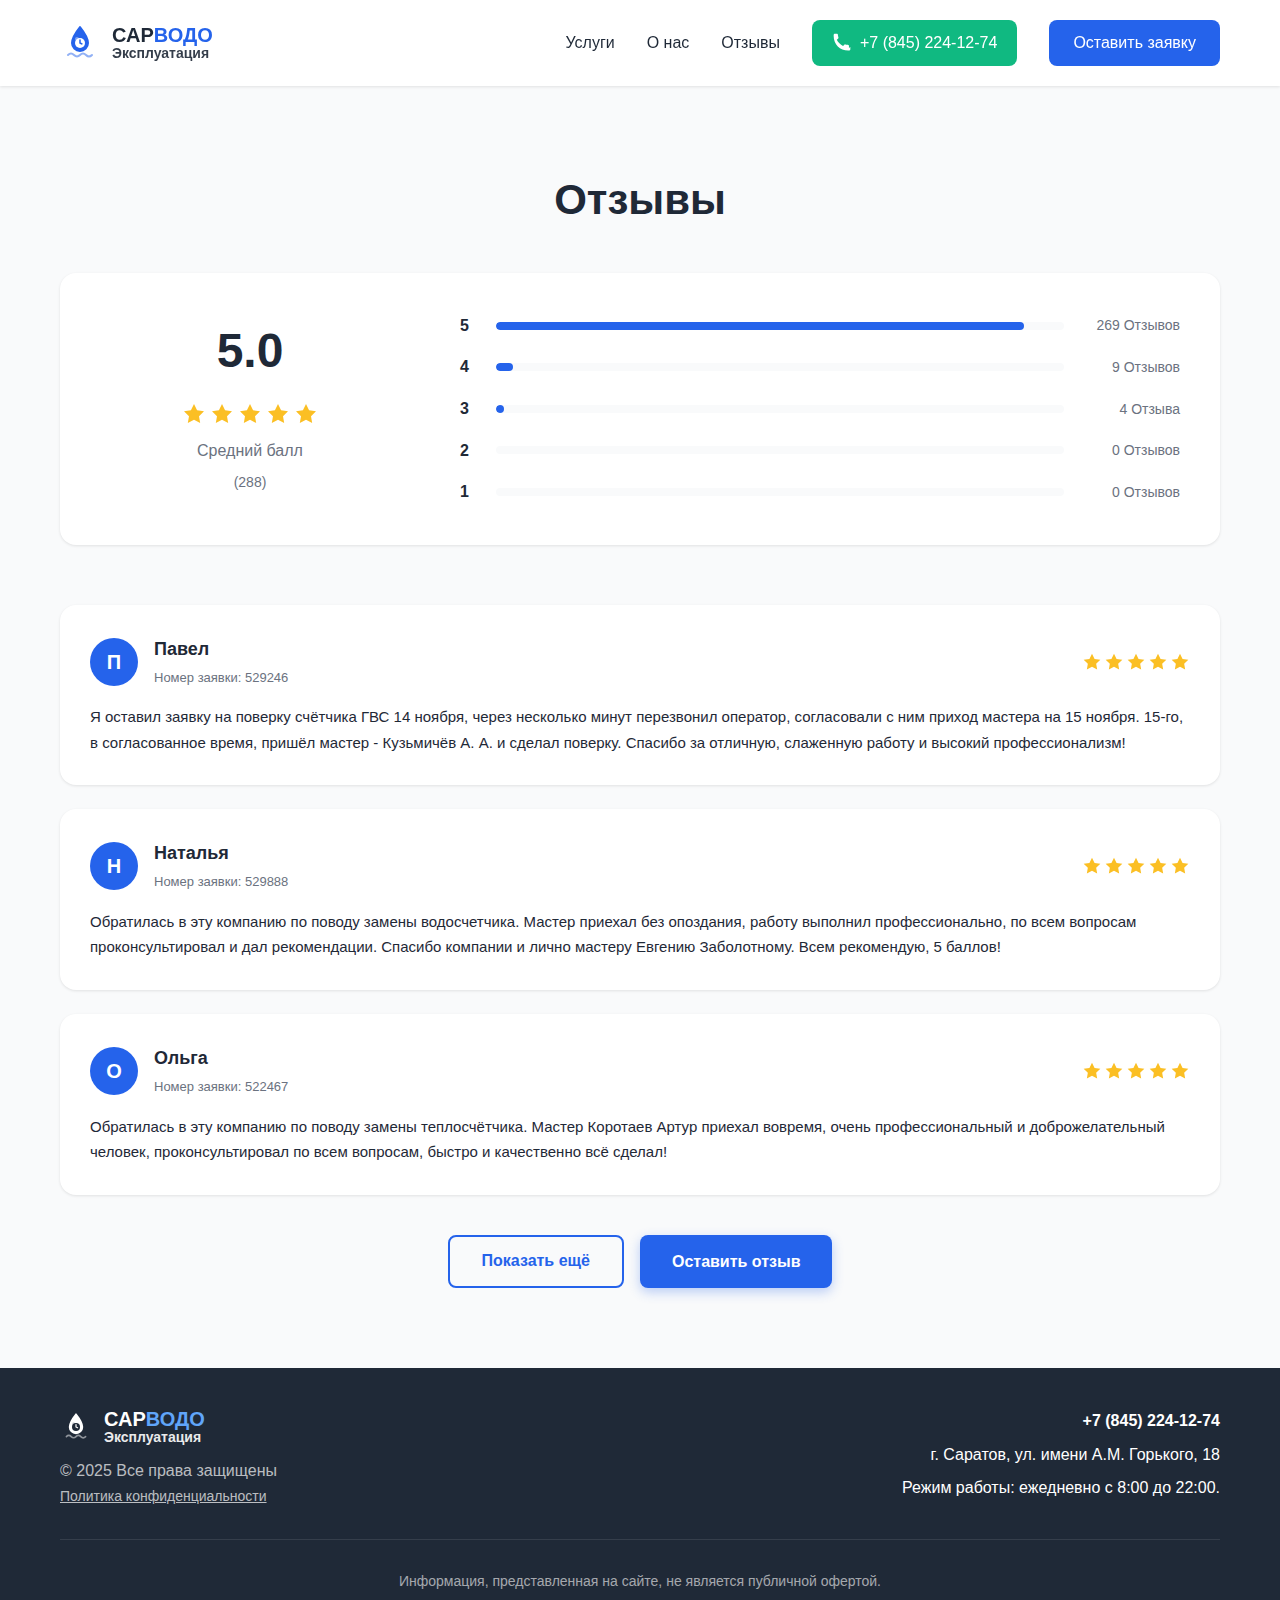
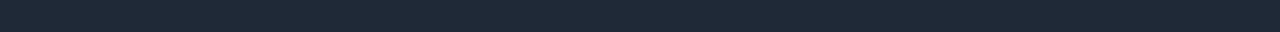
<file: all-reviews.html>
<!DOCTYPE html>
<html lang="ru">
<head>
    <meta charset="UTF-8">
    <meta name="viewport" content="width=device-width, initial-scale=1.0">
    <title>Отзывы | СарВодоЭксплуатация</title>
    <meta name="description" content="Отзывы наших клиентов о поверке и замене счетчиков воды">
    <meta name="keywords" content="отзывы поверка счетчиков, отзывы замена счетчиков, Саратов, Энгельс">
    <meta name="robots" content="index,follow"/>
    <link itemprop="url" rel="canonical" href="https://poverka64.ru/all-reviews.html">
    
    <!-- Open Graph -->
    <meta property="og:type" content="website">
    <meta property="og:url" content="https://poverka64.ru/all-reviews.html">
    <meta property="og:title" content="Отзывы | СарВодоЭксплуатация">
    <meta property="og:description" content="Отзывы наших клиентов о поверке и замене счетчиков воды">
    <meta property="og:site_name" content="СарВодоЭксплуатация">
    
    <link rel="icon" type="image/svg+xml" href="favicon.svg">
    <link rel="apple-touch-icon" href="favicon.svg">
    <link rel="stylesheet" href="style.css">
    
    <!-- Yandex.Metrika counter -->
    <script type="text/javascript">
        (function(m,e,t,r,i,k,a){
            m[i]=m[i]||function(){(m[i].a=m[i].a||[]).push(arguments)};
            m[i].l=1*new Date();
            for (var j = 0; j < document.scripts.length; j++) {if (document.scripts[j].src === r) { return; }}
            k=e.createElement(t),a=e.getElementsByTagName(t)[0],k.async=1,k.src=r,a.parentNode.insertBefore(k,a)
        })(window, document,'script','https://mc.yandex.ru/metrika/tag.js?id=105915105', 'ym');
        ym(105915105, 'init', {ssr:true, webvisor:true, clickmap:true, ecommerce:"dataLayer", accurateTrackBounce:true, trackLinks:true});
    </script>
    <noscript><div><img src="https://mc.yandex.ru/watch/105915105" style="position:absolute; left:-9999px;" alt="" /></div></noscript>
    <!-- /Yandex.Metrika counter -->
</head>
<body>
    <!-- Header -->
    <header class="header">
        <div class="container">
            <div class="header-content">
                <div class="logo">
                    <svg width="40" height="40" viewBox="0 0 40 40" fill="none" xmlns="http://www.w3.org/2000/svg">
                        <path d="M20 4C20 4 12 14 12 20C12 24.4183 15.5817 28 20 28C24.4183 28 28 24.4183 28 20C28 14 20 4 20 4Z" fill="#2563eb" stroke="#2563eb" stroke-width="2" stroke-linejoin="round"/>
                        <circle cx="20" cy="20" r="5" fill="white"/>
                        <path d="M20 17V20L22 21" stroke="#2563eb" stroke-width="1.5" stroke-linecap="round"/>
                        <circle cx="17" cy="16" r="2" fill="white" opacity="0.4"/>
                        <circle cx="23" cy="22" r="1.5" fill="white" opacity="0.3"/>
                        <path d="M8 32C10 30 12 30 14 32C16 34 18 34 20 32C22 30 24 30 26 32C28 34 30 34 32 32" stroke="#2563eb" stroke-width="2" stroke-linecap="round" stroke-linejoin="round" opacity="0.5"/>
                    </svg>
                    <span class="logo-text">
                        <span class="logo-top">САР<span class="logo-blue">ВОДО</span></span>
                        <span class="logo-bottom">Эксплуатация</span>
                    </span>
                </div>
                <nav class="nav">
                    <a href="index.html#services">Услуги</a>
                    <a href="index.html#about">О нас</a>
                    <a href="index.html#reviews">Отзывы</a>
                    <a href="tel:+78452241274" class="btn-call">
                        <svg width="20" height="20" viewBox="0 0 24 24" fill="none">
                            <path d="M22 16.92V19.92C22 20.49 21.54 20.96 20.97 20.99C20.44 21.02 19.94 21.03 19.5 21.03C9.5 21.03 2 13.53 2 3.53C2 3.09 2.01 2.59 2.04 2.06C2.07 1.49 2.54 1.03 3.11 1.03H6.11C6.59 1.03 6.99 1.39 7.03 1.87C7.07 2.33 7.11 2.72 7.17 3.09C7.3 3.88 7.48 4.64 7.73 5.37C7.86 5.76 7.74 6.19 7.43 6.49L5.78 8.14C7.38 11.37 10.01 14 13.24 15.6L14.89 13.95C15.19 13.64 15.62 13.52 16.01 13.65C16.74 13.9 17.5 14.08 18.29 14.21C18.66 14.27 19.05 14.31 19.51 14.35C19.99 14.39 20.35 14.79 20.35 15.27V18.27C20.35 18.55 20.27 18.82 20.13 19.04C20 19.26 19.81 19.44 19.59 19.54C19.37 19.64 19.13 19.68 18.89 19.65C18.64 19.62 18.41 19.53 18.21 19.38L22 16.92Z" fill="white"/>
                        </svg>
                        <span>+7 (845) 224-12-74</span>
                    </a>
                    <a href="index.html#form" class="btn-primary">Оставить заявку</a>
                </nav>
            </div>
        </div>
    </header>

    <!-- All Reviews Section -->
    <section class="all-reviews-section">
        <div class="container">
            <h1 class="all-reviews-title">Отзывы</h1>
            
            <div class="all-reviews-stats">
                <div class="all-reviews-rating">
                    <div class="all-reviews-rating-number">5.0</div>
                    <div class="all-reviews-rating-stars">
                        <svg width="24" height="24" viewBox="0 0 24 24" fill="#fbbf24">
                            <path d="M12 2L15.09 8.26L22 9.27L17 14.14L18.18 21.02L12 17.77L5.82 21.02L7 14.14L2 9.27L8.91 8.26L12 2Z"/>
                        </svg>
                        <svg width="24" height="24" viewBox="0 0 24 24" fill="#fbbf24">
                            <path d="M12 2L15.09 8.26L22 9.27L17 14.14L18.18 21.02L12 17.77L5.82 21.02L7 14.14L2 9.27L8.91 8.26L12 2Z"/>
                        </svg>
                        <svg width="24" height="24" viewBox="0 0 24 24" fill="#fbbf24">
                            <path d="M12 2L15.09 8.26L22 9.27L17 14.14L18.18 21.02L12 17.77L5.82 21.02L7 14.14L2 9.27L8.91 8.26L12 2Z"/>
                        </svg>
                        <svg width="24" height="24" viewBox="0 0 24 24" fill="#fbbf24">
                            <path d="M12 2L15.09 8.26L22 9.27L17 14.14L18.18 21.02L12 17.77L5.82 21.02L7 14.14L2 9.27L8.91 8.26L12 2Z"/>
                        </svg>
                        <svg width="24" height="24" viewBox="0 0 24 24" fill="#fbbf24">
                            <path d="M12 2L15.09 8.26L22 9.27L17 14.14L18.18 21.02L12 17.77L5.82 21.02L7 14.14L2 9.27L8.91 8.26L12 2Z"/>
                        </svg>
                    </div>
                    <div class="all-reviews-rating-label">Средний балл</div>
                    <div class="all-reviews-rating-count">(288)</div>
                </div>
                <div class="all-reviews-distribution">
                    <div class="rating-dist-item">
                        <span class="rating-dist-stars">5</span>
                        <div class="rating-dist-bar">
                            <div class="rating-dist-bar-fill" style="width: 93%;"></div>
                        </div>
                        <span class="rating-dist-count">269 Отзывов</span>
                    </div>
                    <div class="rating-dist-item">
                        <span class="rating-dist-stars">4</span>
                        <div class="rating-dist-bar">
                            <div class="rating-dist-bar-fill" style="width: 3%;"></div>
                        </div>
                        <span class="rating-dist-count">9 Отзывов</span>
                    </div>
                    <div class="rating-dist-item">
                        <span class="rating-dist-stars">3</span>
                        <div class="rating-dist-bar">
                            <div class="rating-dist-bar-fill" style="width: 1.4%;"></div>
                        </div>
                        <span class="rating-dist-count">4 Отзыва</span>
                    </div>
                    <div class="rating-dist-item">
                        <span class="rating-dist-stars">2</span>
                        <div class="rating-dist-bar">
                            <div class="rating-dist-bar-fill" style="width: 0%;"></div>
                        </div>
                        <span class="rating-dist-count">0 Отзывов</span>
                    </div>
                    <div class="rating-dist-item">
                        <span class="rating-dist-stars">1</span>
                        <div class="rating-dist-bar">
                            <div class="rating-dist-bar-fill" style="width: 0%;"></div>
                        </div>
                        <span class="rating-dist-count">0 Отзывов</span>
                    </div>
                </div>
            </div>

            <div class="all-reviews-grid" id="allReviewsGrid">
                <div class="review-card">
                    <div class="review-header">
                        <div class="review-avatar">П</div>
                        <div class="review-info">
                            <div class="review-name">Павел</div>
                            <div class="review-number">Номер заявки: 529246</div>
                        </div>
                        <div class="review-stars">
                            <svg width="20" height="20" viewBox="0 0 24 24" fill="#fbbf24">
                                <path d="M12 2L15.09 8.26L22 9.27L17 14.14L18.18 21.02L12 17.77L5.82 21.02L7 14.14L2 9.27L8.91 8.26L12 2Z"/>
                            </svg>
                            <svg width="20" height="20" viewBox="0 0 24 24" fill="#fbbf24">
                                <path d="M12 2L15.09 8.26L22 9.27L17 14.14L18.18 21.02L12 17.77L5.82 21.02L7 14.14L2 9.27L8.91 8.26L12 2Z"/>
                            </svg>
                            <svg width="20" height="20" viewBox="0 0 24 24" fill="#fbbf24">
                                <path d="M12 2L15.09 8.26L22 9.27L17 14.14L18.18 21.02L12 17.77L5.82 21.02L7 14.14L2 9.27L8.91 8.26L12 2Z"/>
                            </svg>
                            <svg width="20" height="20" viewBox="0 0 24 24" fill="#fbbf24">
                                <path d="M12 2L15.09 8.26L22 9.27L17 14.14L18.18 21.02L12 17.77L5.82 21.02L7 14.14L2 9.27L8.91 8.26L12 2Z"/>
                            </svg>
                            <svg width="20" height="20" viewBox="0 0 24 24" fill="#fbbf24">
                                <path d="M12 2L15.09 8.26L22 9.27L17 14.14L18.18 21.02L12 17.77L5.82 21.02L7 14.14L2 9.27L8.91 8.26L12 2Z"/>
                            </svg>
                        </div>
                    </div>
                    <p class="review-text">Я оставил заявку на поверку счётчика ГВС 14 ноября, через несколько минут перезвонил оператор, согласовали с ним приход мастера на 15 ноября. 15-го, в согласованное время, пришёл мастер - Кузьмичёв А. А. и сделал поверку. Спасибо за отличную, слаженную работу и высокий профессионализм!</p>
                </div>

                <div class="review-card">
                    <div class="review-header">
                        <div class="review-avatar">Н</div>
                        <div class="review-info">
                            <div class="review-name">Наталья</div>
                            <div class="review-number">Номер заявки: 529888</div>
                        </div>
                        <div class="review-stars">
                            <svg width="20" height="20" viewBox="0 0 24 24" fill="#fbbf24">
                                <path d="M12 2L15.09 8.26L22 9.27L17 14.14L18.18 21.02L12 17.77L5.82 21.02L7 14.14L2 9.27L8.91 8.26L12 2Z"/>
                            </svg>
                            <svg width="20" height="20" viewBox="0 0 24 24" fill="#fbbf24">
                                <path d="M12 2L15.09 8.26L22 9.27L17 14.14L18.18 21.02L12 17.77L5.82 21.02L7 14.14L2 9.27L8.91 8.26L12 2Z"/>
                            </svg>
                            <svg width="20" height="20" viewBox="0 0 24 24" fill="#fbbf24">
                                <path d="M12 2L15.09 8.26L22 9.27L17 14.14L18.18 21.02L12 17.77L5.82 21.02L7 14.14L2 9.27L8.91 8.26L12 2Z"/>
                            </svg>
                            <svg width="20" height="20" viewBox="0 0 24 24" fill="#fbbf24">
                                <path d="M12 2L15.09 8.26L22 9.27L17 14.14L18.18 21.02L12 17.77L5.82 21.02L7 14.14L2 9.27L8.91 8.26L12 2Z"/>
                            </svg>
                            <svg width="20" height="20" viewBox="0 0 24 24" fill="#fbbf24">
                                <path d="M12 2L15.09 8.26L22 9.27L17 14.14L18.18 21.02L12 17.77L5.82 21.02L7 14.14L2 9.27L8.91 8.26L12 2Z"/>
                            </svg>
                        </div>
                    </div>
                    <p class="review-text">Обратилась в эту компанию по поводу замены водосчетчика. Мастер приехал без опоздания, работу выполнил профессионально, по всем вопросам проконсультировал и дал рекомендации. Спасибо компании и лично мастеру Евгению Заболотному. Всем рекомендую, 5 баллов!</p>
                </div>

                <div class="review-card">
                    <div class="review-header">
                        <div class="review-avatar">О</div>
                        <div class="review-info">
                            <div class="review-name">Ольга</div>
                            <div class="review-number">Номер заявки: 522467</div>
                        </div>
                        <div class="review-stars">
                            <svg width="20" height="20" viewBox="0 0 24 24" fill="#fbbf24">
                                <path d="M12 2L15.09 8.26L22 9.27L17 14.14L18.18 21.02L12 17.77L5.82 21.02L7 14.14L2 9.27L8.91 8.26L12 2Z"/>
                            </svg>
                            <svg width="20" height="20" viewBox="0 0 24 24" fill="#fbbf24">
                                <path d="M12 2L15.09 8.26L22 9.27L17 14.14L18.18 21.02L12 17.77L5.82 21.02L7 14.14L2 9.27L8.91 8.26L12 2Z"/>
                            </svg>
                            <svg width="20" height="20" viewBox="0 0 24 24" fill="#fbbf24">
                                <path d="M12 2L15.09 8.26L22 9.27L17 14.14L18.18 21.02L12 17.77L5.82 21.02L7 14.14L2 9.27L8.91 8.26L12 2Z"/>
                            </svg>
                            <svg width="20" height="20" viewBox="0 0 24 24" fill="#fbbf24">
                                <path d="M12 2L15.09 8.26L22 9.27L17 14.14L18.18 21.02L12 17.77L5.82 21.02L7 14.14L2 9.27L8.91 8.26L12 2Z"/>
                            </svg>
                            <svg width="20" height="20" viewBox="0 0 24 24" fill="#fbbf24">
                                <path d="M12 2L15.09 8.26L22 9.27L17 14.14L18.18 21.02L12 17.77L5.82 21.02L7 14.14L2 9.27L8.91 8.26L12 2Z"/>
                            </svg>
                        </div>
                    </div>
                    <p class="review-text">Обратилась в эту компанию по поводу замены теплосчётчика. Мастер Коротаев Артур приехал вовремя, очень профессиональный и доброжелательный человек, проконсультировал по всем вопросам, быстро и качественно всё сделал!</p>
                </div>

                <div class="review-card hidden-review">
                    <div class="review-header">
                        <div class="review-avatar">Е</div>
                        <div class="review-info">
                            <div class="review-name">Елена</div>
                            <div class="review-number">Номер заявки: 529498</div>
                        </div>
                        <div class="review-stars">
                            <svg width="20" height="20" viewBox="0 0 24 24" fill="#fbbf24"><path d="M12 2L15.09 8.26L22 9.27L17 14.14L18.18 21.02L12 17.77L5.82 21.02L7 14.14L2 9.27L8.91 8.26L12 2Z"/></svg>
                            <svg width="20" height="20" viewBox="0 0 24 24" fill="#fbbf24"><path d="M12 2L15.09 8.26L22 9.27L17 14.14L18.18 21.02L12 17.77L5.82 21.02L7 14.14L2 9.27L8.91 8.26L12 2Z"/></svg>
                            <svg width="20" height="20" viewBox="0 0 24 24" fill="#fbbf24"><path d="M12 2L15.09 8.26L22 9.27L17 14.14L18.18 21.02L12 17.77L5.82 21.02L7 14.14L2 9.27L8.91 8.26L12 2Z"/></svg>
                            <svg width="20" height="20" viewBox="0 0 24 24" fill="#fbbf24"><path d="M12 2L15.09 8.26L22 9.27L17 14.14L18.18 21.02L12 17.77L5.82 21.02L7 14.14L2 9.27L8.91 8.26L12 2Z"/></svg>
                            <svg width="20" height="20" viewBox="0 0 24 24" fill="#fbbf24"><path d="M12 2L15.09 8.26L22 9.27L17 14.14L18.18 21.02L12 17.77L5.82 21.02L7 14.14L2 9.27L8.91 8.26L12 2Z"/></svg>
                        </div>
                    </div>
                    <p class="review-text">Спасибо большое мастеру Решетило И.А. и практиканту Горобец Н.В. Работу выполнили быстро и качественно. Жаль, что один счетчик не прошел проверку, но все имеет срок годности.</p>
                </div>

                <div class="review-card hidden-review">
                    <div class="review-header">
                        <div class="review-avatar">S</div>
                        <div class="review-info">
                            <div class="review-name">Seva</div>
                            <div class="review-number">Номер заявки: 529774</div>
                        </div>
                        <div class="review-stars">
                            <svg width="20" height="20" viewBox="0 0 24 24" fill="#fbbf24"><path d="M12 2L15.09 8.26L22 9.27L17 14.14L18.18 21.02L12 17.77L5.82 21.02L7 14.14L2 9.27L8.91 8.26L12 2Z"/></svg>
                            <svg width="20" height="20" viewBox="0 0 24 24" fill="#fbbf24"><path d="M12 2L15.09 8.26L22 9.27L17 14.14L18.18 21.02L12 17.77L5.82 21.02L7 14.14L2 9.27L8.91 8.26L12 2Z"/></svg>
                            <svg width="20" height="20" viewBox="0 0 24 24" fill="#fbbf24"><path d="M12 2L15.09 8.26L22 9.27L17 14.14L18.18 21.02L12 17.77L5.82 21.02L7 14.14L2 9.27L8.91 8.26L12 2Z"/></svg>
                            <svg width="20" height="20" viewBox="0 0 24 24" fill="#fbbf24"><path d="M12 2L15.09 8.26L22 9.27L17 14.14L18.18 21.02L12 17.77L5.82 21.02L7 14.14L2 9.27L8.91 8.26L12 2Z"/></svg>
                            <svg width="20" height="20" viewBox="0 0 24 24" fill="#fbbf24"><path d="M12 2L15.09 8.26L22 9.27L17 14.14L18.18 21.02L12 17.77L5.82 21.02L7 14.14L2 9.27L8.91 8.26L12 2Z"/></svg>
                        </div>
                    </div>
                    <p class="review-text">Все хорошо сделали, спасибо</p>
                </div>

                <div class="review-card hidden-review">
                    <div class="review-header">
                        <div class="review-avatar">Г</div>
                        <div class="review-info">
                            <div class="review-name">Галина</div>
                            <div class="review-number">Номер заявки: 523974</div>
                        </div>
                        <div class="review-stars">
                            <svg width="20" height="20" viewBox="0 0 24 24" fill="#fbbf24"><path d="M12 2L15.09 8.26L22 9.27L17 14.14L18.18 21.02L12 17.77L5.82 21.02L7 14.14L2 9.27L8.91 8.26L12 2Z"/></svg>
                            <svg width="20" height="20" viewBox="0 0 24 24" fill="#fbbf24"><path d="M12 2L15.09 8.26L22 9.27L17 14.14L18.18 21.02L12 17.77L5.82 21.02L7 14.14L2 9.27L8.91 8.26L12 2Z"/></svg>
                            <svg width="20" height="20" viewBox="0 0 24 24" fill="#fbbf24"><path d="M12 2L15.09 8.26L22 9.27L17 14.14L18.18 21.02L12 17.77L5.82 21.02L7 14.14L2 9.27L8.91 8.26L12 2Z"/></svg>
                            <svg width="20" height="20" viewBox="0 0 24 24" fill="#fbbf24"><path d="M12 2L15.09 8.26L22 9.27L17 14.14L18.18 21.02L12 17.77L5.82 21.02L7 14.14L2 9.27L8.91 8.26L12 2Z"/></svg>
                            <svg width="20" height="20" viewBox="0 0 24 24" fill="#fbbf24"><path d="M12 2L15.09 8.26L22 9.27L17 14.14L18.18 21.02L12 17.77L5.82 21.02L7 14.14L2 9.27L8.91 8.26L12 2Z"/></svg>
                        </div>
                    </div>
                    <p class="review-text">Добрый день! Пришло время делать поверку счётчиков. Мне выпала данная организация от мосру. Хотелось бы отдельно сказать про мастера Александра Соловей. Мастер пришел в назначенное время. Как зашёл, сразу надел бахилы. Свою работу сделал быстро, четко и аккуратно.</p>
                </div>

                <div class="review-card hidden-review">
                    <div class="review-header">
                        <div class="review-avatar">Я</div>
                        <div class="review-info">
                            <div class="review-name">Яна</div>
                            <div class="review-number">Номер заявки: 526074</div>
                        </div>
                        <div class="review-stars">
                            <svg width="20" height="20" viewBox="0 0 24 24" fill="#fbbf24"><path d="M12 2L15.09 8.26L22 9.27L17 14.14L18.18 21.02L12 17.77L5.82 21.02L7 14.14L2 9.27L8.91 8.26L12 2Z"/></svg>
                            <svg width="20" height="20" viewBox="0 0 24 24" fill="#fbbf24"><path d="M12 2L15.09 8.26L22 9.27L17 14.14L18.18 21.02L12 17.77L5.82 21.02L7 14.14L2 9.27L8.91 8.26L12 2Z"/></svg>
                            <svg width="20" height="20" viewBox="0 0 24 24" fill="#fbbf24"><path d="M12 2L15.09 8.26L22 9.27L17 14.14L18.18 21.02L12 17.77L5.82 21.02L7 14.14L2 9.27L8.91 8.26L12 2Z"/></svg>
                            <svg width="20" height="20" viewBox="0 0 24 24" fill="#fbbf24"><path d="M12 2L15.09 8.26L22 9.27L17 14.14L18.18 21.02L12 17.77L5.82 21.02L7 14.14L2 9.27L8.91 8.26L12 2Z"/></svg>
                            <svg width="20" height="20" viewBox="0 0 24 24" fill="#fbbf24"><path d="M12 2L15.09 8.26L22 9.27L17 14.14L18.18 21.02L12 17.77L5.82 21.02L7 14.14L2 9.27L8.91 8.26L12 2Z"/></svg>
                        </div>
                    </div>
                    <p class="review-text">Образовалась течь в одной из гаек на водосчетчике, которая была оперативно устранена. Мастер позвонил заранее, приехал вовремя, все рассказал и быстро сделал свою работу: устранил течь и заново опломбирован счётчик. Хочу поблагодарить мастера - фамилию не могу разобрать, начинается на Гор...А.А. Сп!</p>
                </div>

                <div class="review-card hidden-review">
                    <div class="review-header">
                        <div class="review-avatar">Н</div>
                        <div class="review-info">
                            <div class="review-name">Наталья</div>
                            <div class="review-number">Номер заявки: 524386</div>
                        </div>
                        <div class="review-stars">
                            <svg width="20" height="20" viewBox="0 0 24 24" fill="#fbbf24"><path d="M12 2L15.09 8.26L22 9.27L17 14.14L18.18 21.02L12 17.77L5.82 21.02L7 14.14L2 9.27L8.91 8.26L12 2Z"/></svg>
                            <svg width="20" height="20" viewBox="0 0 24 24" fill="#fbbf24"><path d="M12 2L15.09 8.26L22 9.27L17 14.14L18.18 21.02L12 17.77L5.82 21.02L7 14.14L2 9.27L8.91 8.26L12 2Z"/></svg>
                            <svg width="20" height="20" viewBox="0 0 24 24" fill="#fbbf24"><path d="M12 2L15.09 8.26L22 9.27L17 14.14L18.18 21.02L12 17.77L5.82 21.02L7 14.14L2 9.27L8.91 8.26L12 2Z"/></svg>
                            <svg width="20" height="20" viewBox="0 0 24 24" fill="#fbbf24"><path d="M12 2L15.09 8.26L22 9.27L17 14.14L18.18 21.02L12 17.77L5.82 21.02L7 14.14L2 9.27L8.91 8.26L12 2Z"/></svg>
                            <svg width="20" height="20" viewBox="0 0 24 24" fill="#fbbf24"><path d="M12 2L15.09 8.26L22 9.27L17 14.14L18.18 21.02L12 17.77L5.82 21.02L7 14.14L2 9.27L8.91 8.26L12 2Z"/></svg>
                        </div>
                    </div>
                    <p class="review-text">Очень вежливые, аккуратные мастера. Большое спасибо им за работу!</p>
                </div>

                <div class="review-card hidden-review">
                    <div class="review-header">
                        <div class="review-avatar">Т</div>
                        <div class="review-info">
                            <div class="review-name">Татьяна Степановна</div>
                            <div class="review-number">Номер заявки: 525509</div>
                        </div>
                        <div class="review-stars">
                            <svg width="20" height="20" viewBox="0 0 24 24" fill="#fbbf24"><path d="M12 2L15.09 8.26L22 9.27L17 14.14L18.18 21.02L12 17.77L5.82 21.02L7 14.14L2 9.27L8.91 8.26L12 2Z"/></svg>
                            <svg width="20" height="20" viewBox="0 0 24 24" fill="#fbbf24"><path d="M12 2L15.09 8.26L22 9.27L17 14.14L18.18 21.02L12 17.77L5.82 21.02L7 14.14L2 9.27L8.91 8.26L12 2Z"/></svg>
                            <svg width="20" height="20" viewBox="0 0 24 24" fill="#fbbf24"><path d="M12 2L15.09 8.26L22 9.27L17 14.14L18.18 21.02L12 17.77L5.82 21.02L7 14.14L2 9.27L8.91 8.26L12 2Z"/></svg>
                            <svg width="20" height="20" viewBox="0 0 24 24" fill="#fbbf24"><path d="M12 2L15.09 8.26L22 9.27L17 14.14L18.18 21.02L12 17.77L5.82 21.02L7 14.14L2 9.27L8.91 8.26L12 2Z"/></svg>
                            <svg width="20" height="20" viewBox="0 0 24 24" fill="#fbbf24"><path d="M12 2L15.09 8.26L22 9.27L17 14.14L18.18 21.02L12 17.77L5.82 21.02L7 14.14L2 9.27L8.91 8.26L12 2Z"/></svg>
                        </div>
                    </div>
                    <p class="review-text">Сегодня на замену счётчика горячей воды прибыл мастер Тарбаев Валентин Павлович. 1. Пришёл без опоздания в оговорённый период времени. 2. Работу выполнил профессионально: быстро и качественно. 3. Человек коммуникабельный, вежливый, доброжелательный, с чувством юмора. Желаю вашей фирме процветания!</p>
                </div>

                <div class="review-card hidden-review">
                    <div class="review-header">
                        <div class="review-avatar">М</div>
                        <div class="review-info">
                            <div class="review-name">Мария</div>
                            <div class="review-number">Номер заявки: 1476392</div>
                        </div>
                        <div class="review-stars">
                            <svg width="20" height="20" viewBox="0 0 24 24" fill="#fbbf24"><path d="M12 2L15.09 8.26L22 9.27L17 14.14L18.18 21.02L12 17.77L5.82 21.02L7 14.14L2 9.27L8.91 8.26L12 2Z"/></svg>
                            <svg width="20" height="20" viewBox="0 0 24 24" fill="#fbbf24"><path d="M12 2L15.09 8.26L22 9.27L17 14.14L18.18 21.02L12 17.77L5.82 21.02L7 14.14L2 9.27L8.91 8.26L12 2Z"/></svg>
                            <svg width="20" height="20" viewBox="0 0 24 24" fill="#fbbf24"><path d="M12 2L15.09 8.26L22 9.27L17 14.14L18.18 21.02L12 17.77L5.82 21.02L7 14.14L2 9.27L8.91 8.26L12 2Z"/></svg>
                            <svg width="20" height="20" viewBox="0 0 24 24" fill="#fbbf24"><path d="M12 2L15.09 8.26L22 9.27L17 14.14L18.18 21.02L12 17.77L5.82 21.02L7 14.14L2 9.27L8.91 8.26L12 2Z"/></svg>
                            <svg width="20" height="20" viewBox="0 0 24 24" fill="#fbbf24"><path d="M12 2L15.09 8.26L22 9.27L17 14.14L18.18 21.02L12 17.77L5.82 21.02L7 14.14L2 9.27L8.91 8.26L12 2Z"/></svg>
                        </div>
                    </div>
                    <p class="review-text">Хотелось бы более оперативной обратной связи, но поверку мастер Руслан сделал на ура. По документам все показал, объяснил, как можно через госуслуги данные отправить.</p>
                </div>

                <div class="review-card hidden-review">
                    <div class="review-header">
                        <div class="review-avatar">Л</div>
                        <div class="review-info">
                            <div class="review-name">Людмила</div>
                            <div class="review-number">Номер заявки: 521504</div>
                        </div>
                        <div class="review-stars">
                            <svg width="20" height="20" viewBox="0 0 24 24" fill="#fbbf24"><path d="M12 2L15.09 8.26L22 9.27L17 14.14L18.18 21.02L12 17.77L5.82 21.02L7 14.14L2 9.27L8.91 8.26L12 2Z"/></svg>
                            <svg width="20" height="20" viewBox="0 0 24 24" fill="#fbbf24"><path d="M12 2L15.09 8.26L22 9.27L17 14.14L18.18 21.02L12 17.77L5.82 21.02L7 14.14L2 9.27L8.91 8.26L12 2Z"/></svg>
                            <svg width="20" height="20" viewBox="0 0 24 24" fill="#fbbf24"><path d="M12 2L15.09 8.26L22 9.27L17 14.14L18.18 21.02L12 17.77L5.82 21.02L7 14.14L2 9.27L8.91 8.26L12 2Z"/></svg>
                            <svg width="20" height="20" viewBox="0 0 24 24" fill="#fbbf24"><path d="M12 2L15.09 8.26L22 9.27L17 14.14L18.18 21.02L12 17.77L5.82 21.02L7 14.14L2 9.27L8.91 8.26L12 2Z"/></svg>
                            <svg width="20" height="20" viewBox="0 0 24 24" fill="#fbbf24"><path d="M12 2L15.09 8.26L22 9.27L17 14.14L18.18 21.02L12 17.77L5.82 21.02L7 14.14L2 9.27L8.91 8.26L12 2Z"/></svg>
                        </div>
                    </div>
                    <p class="review-text">В компании хорошо организована работа, определены временные интервалы, поэтому не нужно ждать мастера весь день. Спасибо Галицину Дмитрию Александровичу. Мастер вежливый, выполнил работу аккуратно, попутно проконсультировал по дальнейшей эксплуатации. Стоимость замены вместе с счётчиком 3.500 руб.</p>
                </div>

                <div class="review-card hidden-review">
                    <div class="review-header">
                        <div class="review-avatar">А</div>
                        <div class="review-info">
                            <div class="review-name">Артем</div>
                            <div class="review-number">Номер заявки: 516114</div>
                        </div>
                        <div class="review-stars">
                            <svg width="20" height="20" viewBox="0 0 24 24" fill="#fbbf24"><path d="M12 2L15.09 8.26L22 9.27L17 14.14L18.18 21.02L12 17.77L5.82 21.02L7 14.14L2 9.27L8.91 8.26L12 2Z"/></svg>
                            <svg width="20" height="20" viewBox="0 0 24 24" fill="#fbbf24"><path d="M12 2L15.09 8.26L22 9.27L17 14.14L18.18 21.02L12 17.77L5.82 21.02L7 14.14L2 9.27L8.91 8.26L12 2Z"/></svg>
                            <svg width="20" height="20" viewBox="0 0 24 24" fill="#fbbf24"><path d="M12 2L15.09 8.26L22 9.27L17 14.14L18.18 21.02L12 17.77L5.82 21.02L7 14.14L2 9.27L8.91 8.26L12 2Z"/></svg>
                            <svg width="20" height="20" viewBox="0 0 24 24" fill="#fbbf24"><path d="M12 2L15.09 8.26L22 9.27L17 14.14L18.18 21.02L12 17.77L5.82 21.02L7 14.14L2 9.27L8.91 8.26L12 2Z"/></svg>
                            <svg width="20" height="20" viewBox="0 0 24 24" fill="#fbbf24"><path d="M12 2L15.09 8.26L22 9.27L17 14.14L18.18 21.02L12 17.77L5.82 21.02L7 14.14L2 9.27L8.91 8.26L12 2Z"/></svg>
                        </div>
                    </div>
                    <p class="review-text">Большое спасибо мастеру Борисову А. за профессиональную поверку счётчика воды и без навязывания дополнительных услуг.</p>
                </div>

                <div class="review-card hidden-review">
                    <div class="review-header">
                        <div class="review-avatar">Н</div>
                        <div class="review-info">
                            <div class="review-name">Николай</div>
                            <div class="review-number">Номер заявки: 517848</div>
                        </div>
                        <div class="review-stars">
                            <svg width="20" height="20" viewBox="0 0 24 24" fill="#fbbf24"><path d="M12 2L15.09 8.26L22 9.27L17 14.14L18.18 21.02L12 17.77L5.82 21.02L7 14.14L2 9.27L8.91 8.26L12 2Z"/></svg>
                            <svg width="20" height="20" viewBox="0 0 24 24" fill="#fbbf24"><path d="M12 2L15.09 8.26L22 9.27L17 14.14L18.18 21.02L12 17.77L5.82 21.02L7 14.14L2 9.27L8.91 8.26L12 2Z"/></svg>
                            <svg width="20" height="20" viewBox="0 0 24 24" fill="#fbbf24"><path d="M12 2L15.09 8.26L22 9.27L17 14.14L18.18 21.02L12 17.77L5.82 21.02L7 14.14L2 9.27L8.91 8.26L12 2Z"/></svg>
                            <svg width="20" height="20" viewBox="0 0 24 24" fill="#fbbf24"><path d="M12 2L15.09 8.26L22 9.27L17 14.14L18.18 21.02L12 17.77L5.82 21.02L7 14.14L2 9.27L8.91 8.26L12 2Z"/></svg>
                            <svg width="20" height="20" viewBox="0 0 24 24" fill="#fbbf24"><path d="M12 2L15.09 8.26L22 9.27L17 14.14L18.18 21.02L12 17.77L5.82 21.02L7 14.14L2 9.27L8.91 8.26L12 2Z"/></svg>
                        </div>
                    </div>
                    <p class="review-text">Все на высшем уровне! Мастер Боран А. В. Произвел замену счетчика быстро, аккуратно! Меньше суток от составления заявки по телефону до блестящи выполненной работы! Спасибо за комфорт.</p>
                </div>

                <div class="review-card hidden-review">
                    <div class="review-header">
                        <div class="review-avatar">В</div>
                        <div class="review-info">
                            <div class="review-name">Вячеслав</div>
                            <div class="review-number">Номер заявки: 516522</div>
                        </div>
                        <div class="review-stars">
                            <svg width="20" height="20" viewBox="0 0 24 24" fill="#fbbf24"><path d="M12 2L15.09 8.26L22 9.27L17 14.14L18.18 21.02L12 17.77L5.82 21.02L7 14.14L2 9.27L8.91 8.26L12 2Z"/></svg>
                            <svg width="20" height="20" viewBox="0 0 24 24" fill="#fbbf24"><path d="M12 2L15.09 8.26L22 9.27L17 14.14L18.18 21.02L12 17.77L5.82 21.02L7 14.14L2 9.27L8.91 8.26L12 2Z"/></svg>
                            <svg width="20" height="20" viewBox="0 0 24 24" fill="#fbbf24"><path d="M12 2L15.09 8.26L22 9.27L17 14.14L18.18 21.02L12 17.77L5.82 21.02L7 14.14L2 9.27L8.91 8.26L12 2Z"/></svg>
                            <svg width="20" height="20" viewBox="0 0 24 24" fill="#fbbf24"><path d="M12 2L15.09 8.26L22 9.27L17 14.14L18.18 21.02L12 17.77L5.82 21.02L7 14.14L2 9.27L8.91 8.26L12 2Z"/></svg>
                            <svg width="20" height="20" viewBox="0 0 24 24" fill="#fbbf24"><path d="M12 2L15.09 8.26L22 9.27L17 14.14L18.18 21.02L12 17.77L5.82 21.02L7 14.14L2 9.27L8.91 8.26L12 2Z"/></svg>
                        </div>
                    </div>
                    <p class="review-text">Спасибо мастеру, все сделал быстро и без дополнительного навязывания платных услуг.</p>
                </div>

                <div class="review-card hidden-review">
                    <div class="review-header">
                        <div class="review-avatar">А</div>
                        <div class="review-info">
                            <div class="review-name">Александр</div>
                            <div class="review-number">Номер заявки: 517370</div>
                        </div>
                        <div class="review-stars">
                            <svg width="20" height="20" viewBox="0 0 24 24" fill="#fbbf24"><path d="M12 2L15.09 8.26L22 9.27L17 14.14L18.18 21.02L12 17.77L5.82 21.02L7 14.14L2 9.27L8.91 8.26L12 2Z"/></svg>
                            <svg width="20" height="20" viewBox="0 0 24 24" fill="#fbbf24"><path d="M12 2L15.09 8.26L22 9.27L17 14.14L18.18 21.02L12 17.77L5.82 21.02L7 14.14L2 9.27L8.91 8.26L12 2Z"/></svg>
                            <svg width="20" height="20" viewBox="0 0 24 24" fill="#fbbf24"><path d="M12 2L15.09 8.26L22 9.27L17 14.14L18.18 21.02L12 17.77L5.82 21.02L7 14.14L2 9.27L8.91 8.26L12 2Z"/></svg>
                            <svg width="20" height="20" viewBox="0 0 24 24" fill="#fbbf24"><path d="M12 2L15.09 8.26L22 9.27L17 14.14L18.18 21.02L12 17.77L5.82 21.02L7 14.14L2 9.27L8.91 8.26L12 2Z"/></svg>
                            <svg width="20" height="20" viewBox="0 0 24 24" fill="#fbbf24"><path d="M12 2L15.09 8.26L22 9.27L17 14.14L18.18 21.02L12 17.77L5.82 21.02L7 14.14L2 9.27L8.91 8.26L12 2Z"/></svg>
                        </div>
                    </div>
                    <p class="review-text">24 октября заменил счётчик холодной воды ,Пришел мастер Мелихов В. Поменял счётчик оперативно . Очень доволен его работой. Чисто , без суеты и мусора В ближайшее время обращаюсь опять в вашу фирму.</p>
                </div>

                <div class="review-card hidden-review">
                    <div class="review-header">
                        <div class="review-avatar">Е</div>
                        <div class="review-info">
                            <div class="review-name">Елена</div>
                            <div class="review-number">Номер заявки: 511670</div>
                        </div>
                        <div class="review-stars">
                            <svg width="20" height="20" viewBox="0 0 24 24" fill="#fbbf24"><path d="M12 2L15.09 8.26L22 9.27L17 14.14L18.18 21.02L12 17.77L5.82 21.02L7 14.14L2 9.27L8.91 8.26L12 2Z"/></svg>
                            <svg width="20" height="20" viewBox="0 0 24 24" fill="#fbbf24"><path d="M12 2L15.09 8.26L22 9.27L17 14.14L18.18 21.02L12 17.77L5.82 21.02L7 14.14L2 9.27L8.91 8.26L12 2Z"/></svg>
                            <svg width="20" height="20" viewBox="0 0 24 24" fill="#fbbf24"><path d="M12 2L15.09 8.26L22 9.27L17 14.14L18.18 21.02L12 17.77L5.82 21.02L7 14.14L2 9.27L8.91 8.26L12 2Z"/></svg>
                            <svg width="20" height="20" viewBox="0 0 24 24" fill="#fbbf24"><path d="M12 2L15.09 8.26L22 9.27L17 14.14L18.18 21.02L12 17.77L5.82 21.02L7 14.14L2 9.27L8.91 8.26L12 2Z"/></svg>
                            <svg width="20" height="20" viewBox="0 0 24 24" fill="#fbbf24"><path d="M12 2L15.09 8.26L22 9.27L17 14.14L18.18 21.02L12 17.77L5.82 21.02L7 14.14L2 9.27L8.91 8.26L12 2Z"/></svg>
                        </div>
                    </div>
                    <p class="review-text">Большое спасибо за пунктуальность и качественную работу. Большая благодарность мастеру Андрею</p>
                </div>

                <div class="review-card hidden-review">
                    <div class="review-header">
                        <div class="review-avatar">О</div>
                        <div class="review-info">
                            <div class="review-name">Олег</div>
                            <div class="review-number">Номер заявки: 506713</div>
                        </div>
                        <div class="review-stars">
                            <svg width="20" height="20" viewBox="0 0 24 24" fill="#fbbf24"><path d="M12 2L15.09 8.26L22 9.27L17 14.14L18.18 21.02L12 17.77L5.82 21.02L7 14.14L2 9.27L8.91 8.26L12 2Z"/></svg>
                            <svg width="20" height="20" viewBox="0 0 24 24" fill="#fbbf24"><path d="M12 2L15.09 8.26L22 9.27L17 14.14L18.18 21.02L12 17.77L5.82 21.02L7 14.14L2 9.27L8.91 8.26L12 2Z"/></svg>
                            <svg width="20" height="20" viewBox="0 0 24 24" fill="#fbbf24"><path d="M12 2L15.09 8.26L22 9.27L17 14.14L18.18 21.02L12 17.77L5.82 21.02L7 14.14L2 9.27L8.91 8.26L12 2Z"/></svg>
                            <svg width="20" height="20" viewBox="0 0 24 24" fill="#fbbf24"><path d="M12 2L15.09 8.26L22 9.27L17 14.14L18.18 21.02L12 17.77L5.82 21.02L7 14.14L2 9.27L8.91 8.26L12 2Z"/></svg>
                            <svg width="20" height="20" viewBox="0 0 24 24" fill="#fbbf24"><path d="M12 2L15.09 8.26L22 9.27L17 14.14L18.18 21.02L12 17.77L5.82 21.02L7 14.14L2 9.27L8.91 8.26L12 2Z"/></svg>
                        </div>
                    </div>
                    <p class="review-text">Большое спасибо за оперативность и качество работы выражаю мастеру своего дела Дарсигову. Позвонил заранее, приехал, переобулся, на отлично сделал свою работу!</p>
                </div>

                <div class="review-card hidden-review">
                    <div class="review-header">
                        <div class="review-avatar">Е</div>
                        <div class="review-info">
                            <div class="review-name">Евгений</div>
                            <div class="review-number">Номер заявки: 509716</div>
                        </div>
                        <div class="review-stars">
                            <svg width="20" height="20" viewBox="0 0 24 24" fill="#fbbf24"><path d="M12 2L15.09 8.26L22 9.27L17 14.14L18.18 21.02L12 17.77L5.82 21.02L7 14.14L2 9.27L8.91 8.26L12 2Z"/></svg>
                            <svg width="20" height="20" viewBox="0 0 24 24" fill="#fbbf24"><path d="M12 2L15.09 8.26L22 9.27L17 14.14L18.18 21.02L12 17.77L5.82 21.02L7 14.14L2 9.27L8.91 8.26L12 2Z"/></svg>
                            <svg width="20" height="20" viewBox="0 0 24 24" fill="#fbbf24"><path d="M12 2L15.09 8.26L22 9.27L17 14.14L18.18 21.02L12 17.77L5.82 21.02L7 14.14L2 9.27L8.91 8.26L12 2Z"/></svg>
                            <svg width="20" height="20" viewBox="0 0 24 24" fill="#fbbf24"><path d="M12 2L15.09 8.26L22 9.27L17 14.14L18.18 21.02L12 17.77L5.82 21.02L7 14.14L2 9.27L8.91 8.26L12 2Z"/></svg>
                            <svg width="20" height="20" viewBox="0 0 24 24" fill="#fbbf24"><path d="M12 2L15.09 8.26L22 9.27L17 14.14L18.18 21.02L12 17.77L5.82 21.02L7 14.14L2 9.27L8.91 8.26L12 2Z"/></svg>
                        </div>
                    </div>
                    <p class="review-text">Замену счётчика холодной воды производил Гребенщиков Анатолий. Всё быстро, профессионально, без лишних вопросов. Спасибо</p>
                </div>
            </div>

            <div class="all-reviews-actions">
                <button class="btn-show-more" id="showMoreBtn">Показать ещё</button>
                <a href="review.html" class="btn-review">Оставить отзыв</a>
            </div>
        </div>
    </section>

    <!-- Footer -->
    <footer class="footer">
        <div class="container">
            <div class="footer-content">
                <div class="footer-left">
                    <div class="logo">
                        <svg width="32" height="32" viewBox="0 0 40 40" fill="none" xmlns="http://www.w3.org/2000/svg">
                            <path d="M20 4C20 4 12 14 12 20C12 24.4183 15.5817 28 20 28C24.4183 28 28 24.4183 28 20C28 14 20 4 20 4Z" fill="#fff" stroke="#fff" stroke-width="2" stroke-linejoin="round"/>
                            <circle cx="20" cy="20" r="5" fill="#1f2937"/>
                            <path d="M20 17V20L22 21" stroke="#fff" stroke-width="1.5" stroke-linecap="round"/>
                            <circle cx="17" cy="16" r="2" fill="#1f2937" opacity="0.2"/>
                            <circle cx="23" cy="22" r="1.5" fill="#1f2937" opacity="0.15"/>
                            <path d="M8 32C10 30 12 30 14 32C16 34 18 34 20 32C22 30 24 30 26 32C28 34 30 34 32 32" stroke="#fff" stroke-width="2" stroke-linecap="round" stroke-linejoin="round" opacity="0.5"/>
                        </svg>
                        <span class="logo-text">
                            <span class="logo-top">САР<span class="logo-blue">ВОДО</span></span>
                            <span class="logo-bottom">Эксплуатация</span>
                        </span>
                    </div>
                    <p>&copy; 2025 Все права защищены</p>
                    <p><a href="privacy-policy.html" style="color: rgba(255, 255, 255, 0.7); text-decoration: underline; font-size: 14px;">Политика конфиденциальности</a></p>
                </div>
                <div class="footer-right">
                    <p><a href="tel:+78452241274">+7 (845) 224-12-74</a></p>
                    <p>г. Саратов, ул. имени А.М. Горького, 18</p>
                    <p>Режим работы: ежедневно с 8:00 до 22:00.</p>
                </div>
            </div>
            <div class="footer-disclaimer">
                <p>Информация, представленная на сайте, не является публичной офертой.</p>
            </div>
        </div>
    </footer>

    <script src="script.js"></script>
    <script>
        // Show more reviews functionality
        const showMoreBtn = document.getElementById('showMoreBtn');
        const reviewsGrid = document.getElementById('allReviewsGrid');
        let reviewsShown = 3;

        if (showMoreBtn && reviewsGrid) {
            const allReviews = reviewsGrid.querySelectorAll('.review-card');
            const totalReviews = allReviews.length;
            
            // Hide all reviews after the first 3
            for (let i = 3; i < totalReviews; i++) {
                allReviews[i].classList.add('hidden-review');
            }
            
            showMoreBtn.addEventListener('click', () => {
                // Show next 3 reviews
                for (let i = reviewsShown; i < reviewsShown + 3 && i < totalReviews; i++) {
                    allReviews[i].classList.remove('hidden-review');
                }
                
                reviewsShown += 3;
                
                // Hide button if all reviews are shown
                if (reviewsShown >= totalReviews) {
                    showMoreBtn.style.display = 'none';
                }
            });
        }
    </script>
</body>
</html>
</file>
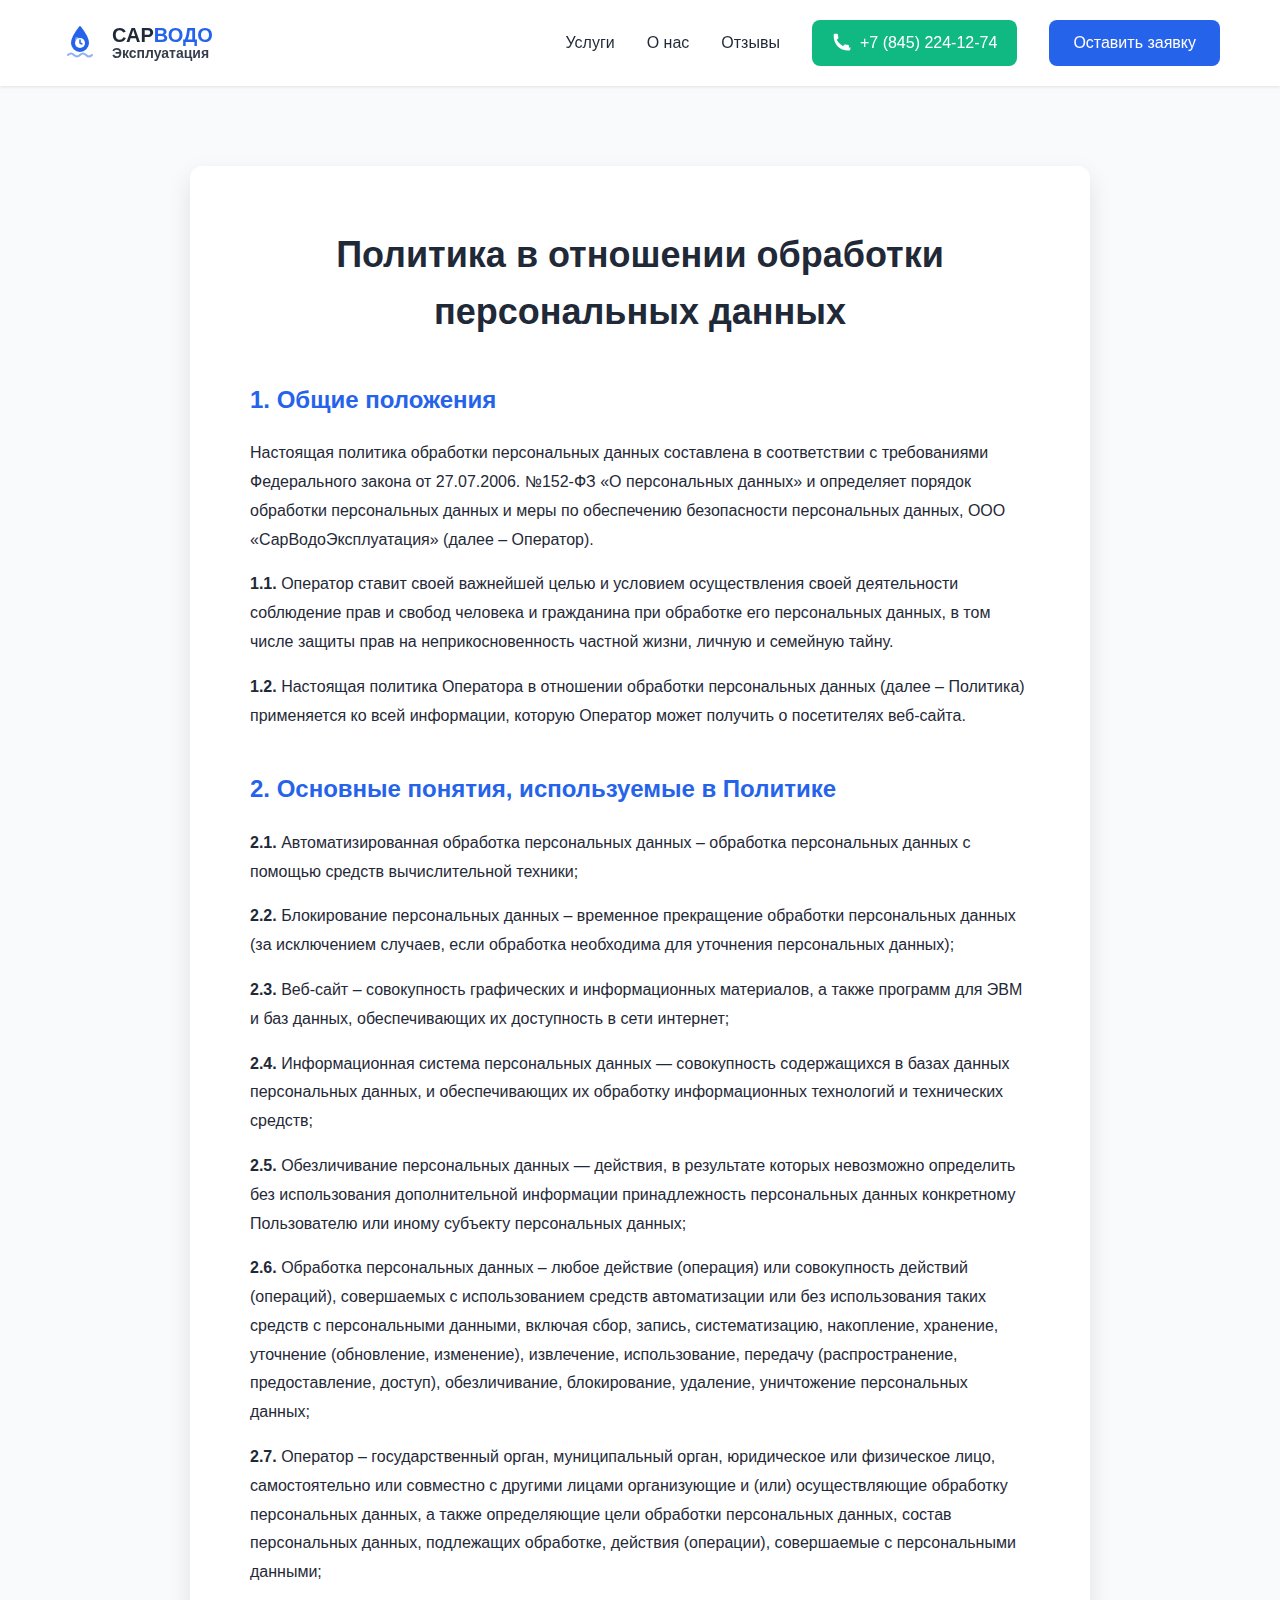
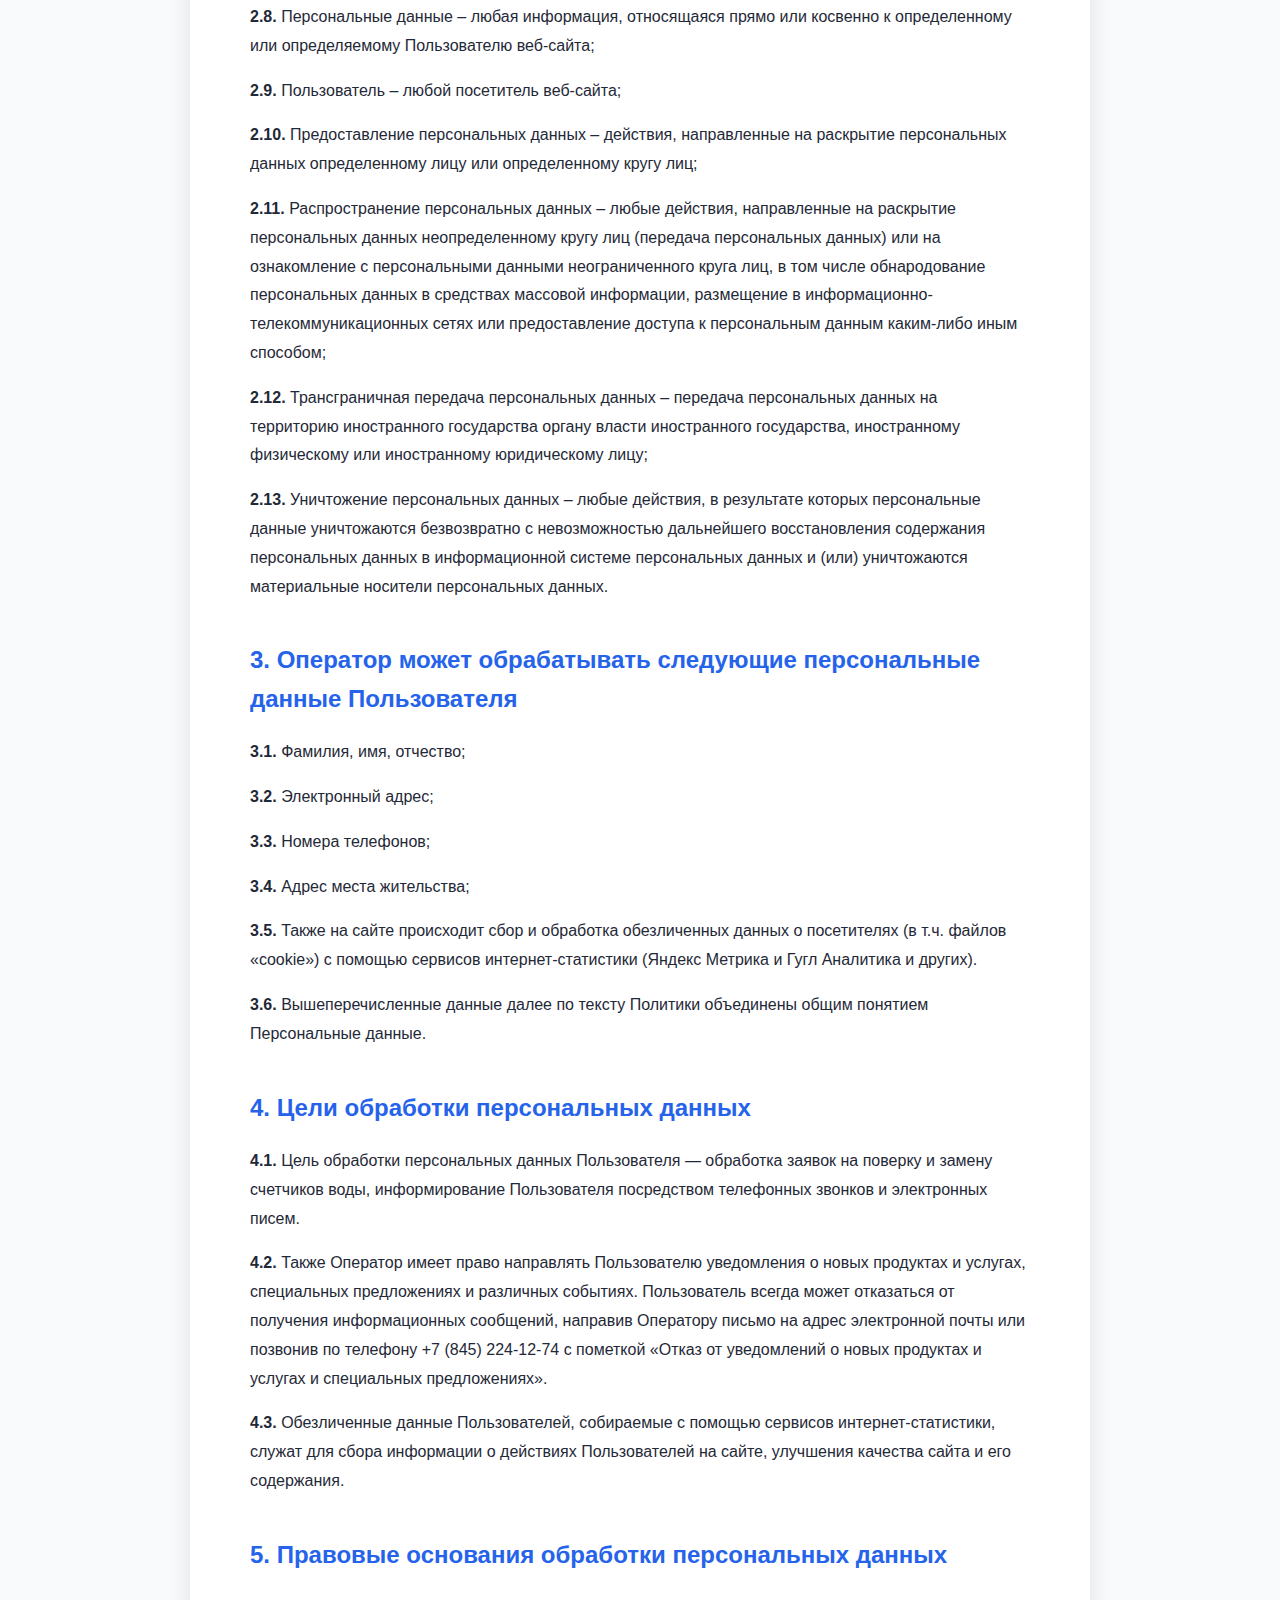
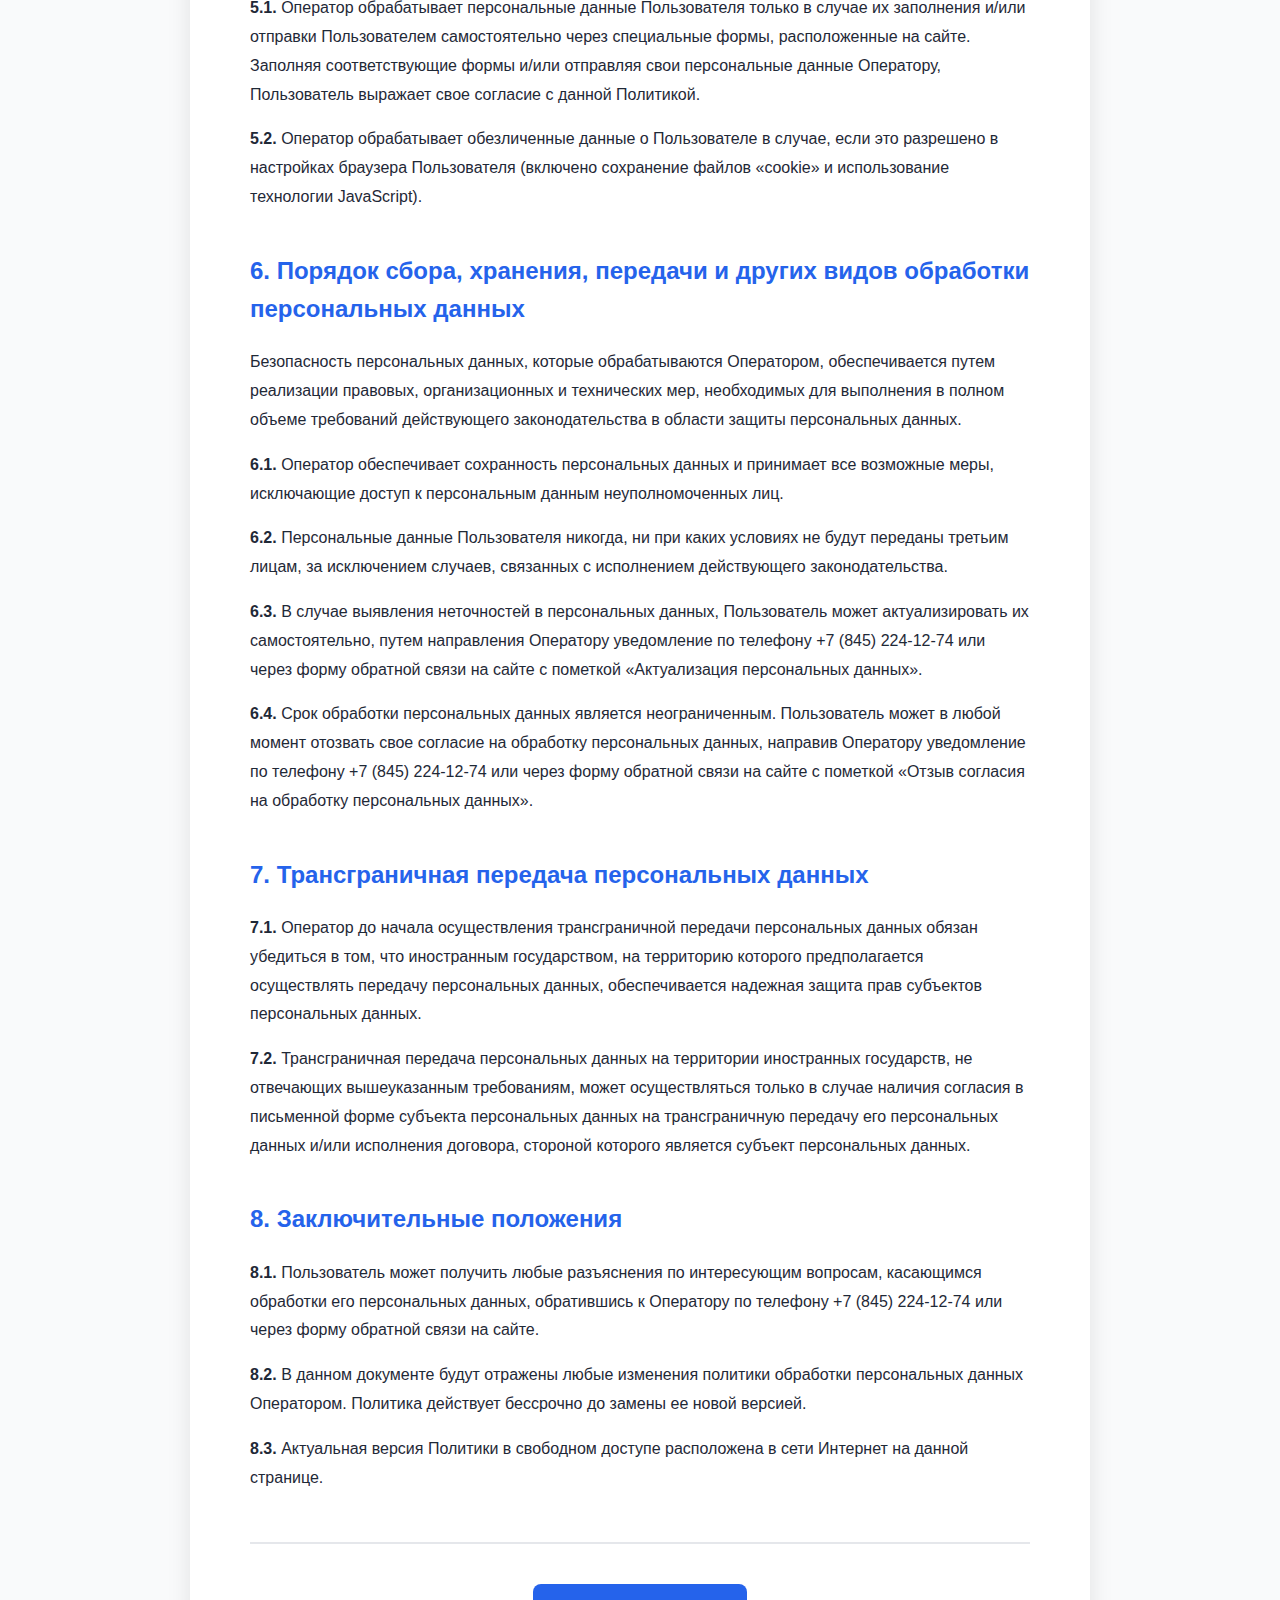
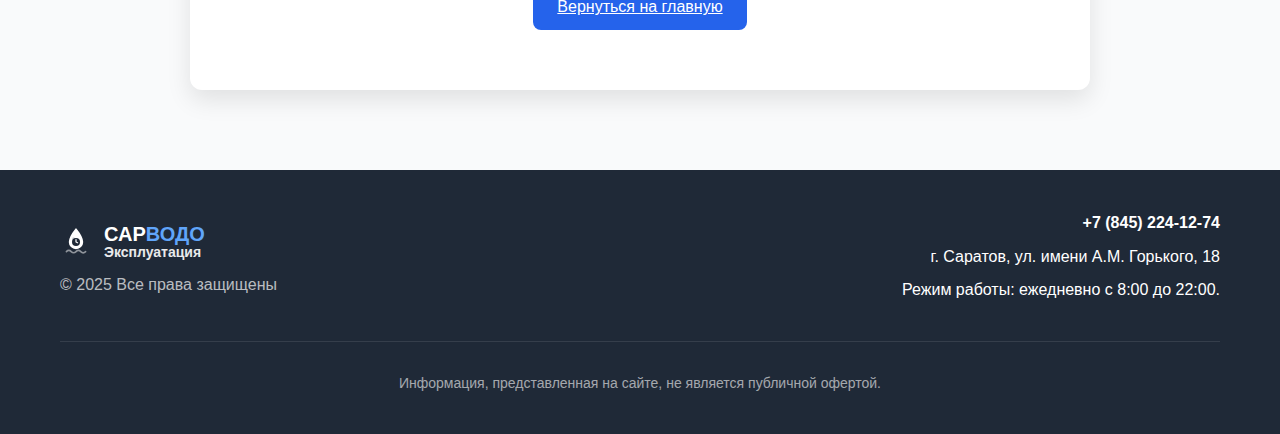
<file: privacy-policy.html>
<!DOCTYPE html>
<html lang="ru">
<head>
    <meta charset="UTF-8">
    <meta name="viewport" content="width=device-width, initial-scale=1.0">
    <title>Политика в отношении обработки персональных данных | СарВодоЭксплуатация</title>
    <meta name="description" content="Политика обработки персональных данных ООО «СарВодоЭксплуатация»">
    <meta name="robots" content="index,follow"/>
    <link itemprop="url" rel="canonical" href="https://poverka64.ru/privacy-policy.html">
    
    <!-- Open Graph -->
    <meta property="og:type" content="website">
    <meta property="og:url" content="https://poverka64.ru/privacy-policy.html">
    <meta property="og:title" content="Политика в отношении обработки персональных данных | СарВодоЭксплуатация">
    <meta property="og:description" content="Политика обработки персональных данных ООО «СарВодоЭксплуатация»">
    <meta property="og:site_name" content="СарВодоЭксплуатация">
    
    <link rel="icon" type="image/svg+xml" href="favicon.svg">
    <link rel="apple-touch-icon" href="favicon.svg">
    <link rel="stylesheet" href="style.css">
    
    <!-- Yandex.Metrika counter -->
    <script type="text/javascript">
        (function(m,e,t,r,i,k,a){
            m[i]=m[i]||function(){(m[i].a=m[i].a||[]).push(arguments)};
            m[i].l=1*new Date();
            for (var j = 0; j < document.scripts.length; j++) {if (document.scripts[j].src === r) { return; }}
            k=e.createElement(t),a=e.getElementsByTagName(t)[0],k.async=1,k.src=r,a.parentNode.insertBefore(k,a)
        })(window, document,'script','https://mc.yandex.ru/metrika/tag.js?id=105915105', 'ym');
        ym(105915105, 'init', {ssr:true, webvisor:true, clickmap:true, ecommerce:"dataLayer", accurateTrackBounce:true, trackLinks:true});
    </script>
    <noscript><div><img src="https://mc.yandex.ru/watch/105915105" style="position:absolute; left:-9999px;" alt="" /></div></noscript>
    <!-- /Yandex.Metrika counter -->
</head>
<body>
    <!-- Header -->
    <header class="header">
        <div class="container">
            <div class="header-content">
                <div class="logo">
                    <svg width="40" height="40" viewBox="0 0 40 40" fill="none" xmlns="http://www.w3.org/2000/svg">
                        <path d="M20 4C20 4 12 14 12 20C12 24.4183 15.5817 28 20 28C24.4183 28 28 24.4183 28 20C28 14 20 4 20 4Z" fill="#2563eb" stroke="#2563eb" stroke-width="2" stroke-linejoin="round"/>
                        <circle cx="20" cy="20" r="5" fill="white"/>
                        <path d="M20 17V20L22 21" stroke="#2563eb" stroke-width="1.5" stroke-linecap="round"/>
                        <circle cx="17" cy="16" r="2" fill="white" opacity="0.4"/>
                        <circle cx="23" cy="22" r="1.5" fill="white" opacity="0.3"/>
                        <path d="M8 32C10 30 12 30 14 32C16 34 18 34 20 32C22 30 24 30 26 32C28 34 30 34 32 32" stroke="#2563eb" stroke-width="2" stroke-linecap="round" stroke-linejoin="round" opacity="0.5"/>
                    </svg>
                    <span class="logo-text">
                        <span class="logo-top">САР<span class="logo-blue">ВОДО</span></span>
                        <span class="logo-bottom">Эксплуатация</span>
                    </span>
                </div>
                <nav class="nav">
                    <a href="index.html#services">Услуги</a>
                    <a href="index.html#about">О нас</a>
                    <a href="index.html#reviews">Отзывы</a>
                    <a href="tel:+78452241274" class="btn-call">
                        <svg width="20" height="20" viewBox="0 0 24 24" fill="none">
                            <path d="M22 16.92V19.92C22 20.49 21.54 20.96 20.97 20.99C20.44 21.02 19.94 21.03 19.5 21.03C9.5 21.03 2 13.53 2 3.53C2 3.09 2.01 2.59 2.04 2.06C2.07 1.49 2.54 1.03 3.11 1.03H6.11C6.59 1.03 6.99 1.39 7.03 1.87C7.07 2.33 7.11 2.72 7.17 3.09C7.3 3.88 7.48 4.64 7.73 5.37C7.86 5.76 7.74 6.19 7.43 6.49L5.78 8.14C7.38 11.37 10.01 14 13.24 15.6L14.89 13.95C15.19 13.64 15.62 13.52 16.01 13.65C16.74 13.9 17.5 14.08 18.29 14.21C18.66 14.27 19.05 14.31 19.51 14.35C19.99 14.39 20.35 14.79 20.35 15.27V18.27C20.35 18.55 20.27 18.82 20.13 19.04C20 19.26 19.81 19.44 19.59 19.54C19.37 19.64 19.13 19.68 18.89 19.65C18.64 19.62 18.41 19.53 18.21 19.38L22 16.92Z" fill="white"/>
                        </svg>
                        <span>+7 (845) 224-12-74</span>
                    </a>
                    <a href="index.html#form" class="btn-primary">Оставить заявку</a>
                </nav>
            </div>
        </div>
    </header>

    <!-- Privacy Policy Section -->
    <section class="privacy-policy">
        <div class="container">
            <div class="privacy-content">
                <h1>Политика в отношении обработки персональных данных</h1>
                
                <div class="privacy-section">
                    <h2>1. Общие положения</h2>
                    <p>Настоящая политика обработки персональных данных составлена в соответствии с требованиями Федерального закона от 27.07.2006. №152-ФЗ «О персональных данных» и определяет порядок обработки персональных данных и меры по обеспечению безопасности персональных данных, ООО «СарВодоЭксплуатация» (далее – Оператор).</p>
                    <p><strong>1.1.</strong> Оператор ставит своей важнейшей целью и условием осуществления своей деятельности соблюдение прав и свобод человека и гражданина при обработке его персональных данных, в том числе защиты прав на неприкосновенность частной жизни, личную и семейную тайну.</p>
                    <p><strong>1.2.</strong> Настоящая политика Оператора в отношении обработки персональных данных (далее – Политика) применяется ко всей информации, которую Оператор может получить о посетителях веб-сайта.</p>
                </div>

                <div class="privacy-section">
                    <h2>2. Основные понятия, используемые в Политике</h2>
                    <p><strong>2.1.</strong> Автоматизированная обработка персональных данных – обработка персональных данных с помощью средств вычислительной техники;</p>
                    <p><strong>2.2.</strong> Блокирование персональных данных – временное прекращение обработки персональных данных (за исключением случаев, если обработка необходима для уточнения персональных данных);</p>
                    <p><strong>2.3.</strong> Веб-сайт – совокупность графических и информационных материалов, а также программ для ЭВМ и баз данных, обеспечивающих их доступность в сети интернет;</p>
                    <p><strong>2.4.</strong> Информационная система персональных данных — совокупность содержащихся в базах данных персональных данных, и обеспечивающих их обработку информационных технологий и технических средств;</p>
                    <p><strong>2.5.</strong> Обезличивание персональных данных — действия, в результате которых невозможно определить без использования дополнительной информации принадлежность персональных данных конкретному Пользователю или иному субъекту персональных данных;</p>
                    <p><strong>2.6.</strong> Обработка персональных данных – любое действие (операция) или совокупность действий (операций), совершаемых с использованием средств автоматизации или без использования таких средств с персональными данными, включая сбор, запись, систематизацию, накопление, хранение, уточнение (обновление, изменение), извлечение, использование, передачу (распространение, предоставление, доступ), обезличивание, блокирование, удаление, уничтожение персональных данных;</p>
                    <p><strong>2.7.</strong> Оператор – государственный орган, муниципальный орган, юридическое или физическое лицо, самостоятельно или совместно с другими лицами организующие и (или) осуществляющие обработку персональных данных, а также определяющие цели обработки персональных данных, состав персональных данных, подлежащих обработке, действия (операции), совершаемые с персональными данными;</p>
                    <p><strong>2.8.</strong> Персональные данные – любая информация, относящаяся прямо или косвенно к определенному или определяемому Пользователю веб-сайта;</p>
                    <p><strong>2.9.</strong> Пользователь – любой посетитель веб-сайта;</p>
                    <p><strong>2.10.</strong> Предоставление персональных данных – действия, направленные на раскрытие персональных данных определенному лицу или определенному кругу лиц;</p>
                    <p><strong>2.11.</strong> Распространение персональных данных – любые действия, направленные на раскрытие персональных данных неопределенному кругу лиц (передача персональных данных) или на ознакомление с персональными данными неограниченного круга лиц, в том числе обнародование персональных данных в средствах массовой информации, размещение в информационно-телекоммуникационных сетях или предоставление доступа к персональным данным каким-либо иным способом;</p>
                    <p><strong>2.12.</strong> Трансграничная передача персональных данных – передача персональных данных на территорию иностранного государства органу власти иностранного государства, иностранному физическому или иностранному юридическому лицу;</p>
                    <p><strong>2.13.</strong> Уничтожение персональных данных – любые действия, в результате которых персональные данные уничтожаются безвозвратно с невозможностью дальнейшего восстановления содержания персональных данных в информационной системе персональных данных и (или) уничтожаются материальные носители персональных данных.</p>
                </div>

                <div class="privacy-section">
                    <h2>3. Оператор может обрабатывать следующие персональные данные Пользователя</h2>
                    <p><strong>3.1.</strong> Фамилия, имя, отчество;</p>
                    <p><strong>3.2.</strong> Электронный адрес;</p>
                    <p><strong>3.3.</strong> Номера телефонов;</p>
                    <p><strong>3.4.</strong> Адрес места жительства;</p>
                    <p><strong>3.5.</strong> Также на сайте происходит сбор и обработка обезличенных данных о посетителях (в т.ч. файлов «cookie») с помощью сервисов интернет-статистики (Яндекс Метрика и Гугл Аналитика и других).</p>
                    <p><strong>3.6.</strong> Вышеперечисленные данные далее по тексту Политики объединены общим понятием Персональные данные.</p>
                </div>

                <div class="privacy-section">
                    <h2>4. Цели обработки персональных данных</h2>
                    <p><strong>4.1.</strong> Цель обработки персональных данных Пользователя — обработка заявок на поверку и замену счетчиков воды, информирование Пользователя посредством телефонных звонков и электронных писем.</p>
                    <p><strong>4.2.</strong> Также Оператор имеет право направлять Пользователю уведомления о новых продуктах и услугах, специальных предложениях и различных событиях. Пользователь всегда может отказаться от получения информационных сообщений, направив Оператору письмо на адрес электронной почты или позвонив по телефону +7 (845) 224-12-74 с пометкой «Отказ от уведомлений о новых продуктах и услугах и специальных предложениях».</p>
                    <p><strong>4.3.</strong> Обезличенные данные Пользователей, собираемые с помощью сервисов интернет-статистики, служат для сбора информации о действиях Пользователей на сайте, улучшения качества сайта и его содержания.</p>
                </div>

                <div class="privacy-section">
                    <h2>5. Правовые основания обработки персональных данных</h2>
                    <p><strong>5.1.</strong> Оператор обрабатывает персональные данные Пользователя только в случае их заполнения и/или отправки Пользователем самостоятельно через специальные формы, расположенные на сайте. Заполняя соответствующие формы и/или отправляя свои персональные данные Оператору, Пользователь выражает свое согласие с данной Политикой.</p>
                    <p><strong>5.2.</strong> Оператор обрабатывает обезличенные данные о Пользователе в случае, если это разрешено в настройках браузера Пользователя (включено сохранение файлов «cookie» и использование технологии JavaScript).</p>
                </div>

                <div class="privacy-section">
                    <h2>6. Порядок сбора, хранения, передачи и других видов обработки персональных данных</h2>
                    <p>Безопасность персональных данных, которые обрабатываются Оператором, обеспечивается путем реализации правовых, организационных и технических мер, необходимых для выполнения в полном объеме требований действующего законодательства в области защиты персональных данных.</p>
                    <p><strong>6.1.</strong> Оператор обеспечивает сохранность персональных данных и принимает все возможные меры, исключающие доступ к персональным данным неуполномоченных лиц.</p>
                    <p><strong>6.2.</strong> Персональные данные Пользователя никогда, ни при каких условиях не будут переданы третьим лицам, за исключением случаев, связанных с исполнением действующего законодательства.</p>
                    <p><strong>6.3.</strong> В случае выявления неточностей в персональных данных, Пользователь может актуализировать их самостоятельно, путем направления Оператору уведомление по телефону +7 (845) 224-12-74 или через форму обратной связи на сайте с пометкой «Актуализация персональных данных».</p>
                    <p><strong>6.4.</strong> Срок обработки персональных данных является неограниченным. Пользователь может в любой момент отозвать свое согласие на обработку персональных данных, направив Оператору уведомление по телефону +7 (845) 224-12-74 или через форму обратной связи на сайте с пометкой «Отзыв согласия на обработку персональных данных».</p>
                </div>

                <div class="privacy-section">
                    <h2>7. Трансграничная передача персональных данных</h2>
                    <p><strong>7.1.</strong> Оператор до начала осуществления трансграничной передачи персональных данных обязан убедиться в том, что иностранным государством, на территорию которого предполагается осуществлять передачу персональных данных, обеспечивается надежная защита прав субъектов персональных данных.</p>
                    <p><strong>7.2.</strong> Трансграничная передача персональных данных на территории иностранных государств, не отвечающих вышеуказанным требованиям, может осуществляться только в случае наличия согласия в письменной форме субъекта персональных данных на трансграничную передачу его персональных данных и/или исполнения договора, стороной которого является субъект персональных данных.</p>
                </div>

                <div class="privacy-section">
                    <h2>8. Заключительные положения</h2>
                    <p><strong>8.1.</strong> Пользователь может получить любые разъяснения по интересующим вопросам, касающимся обработки его персональных данных, обратившись к Оператору по телефону +7 (845) 224-12-74 или через форму обратной связи на сайте.</p>
                    <p><strong>8.2.</strong> В данном документе будут отражены любые изменения политики обработки персональных данных Оператором. Политика действует бессрочно до замены ее новой версией.</p>
                    <p><strong>8.3.</strong> Актуальная версия Политики в свободном доступе расположена в сети Интернет на данной странице.</p>
                </div>

                <div class="privacy-back">
                    <a href="index.html" class="btn-primary">Вернуться на главную</a>
                </div>
            </div>
        </div>
    </section>

    <!-- Footer -->
    <footer class="footer">
        <div class="container">
            <div class="footer-content">
                <div class="footer-left">
                    <div class="logo">
                        <svg width="32" height="32" viewBox="0 0 40 40" fill="none" xmlns="http://www.w3.org/2000/svg">
                            <path d="M20 4C20 4 12 14 12 20C12 24.4183 15.5817 28 20 28C24.4183 28 28 24.4183 28 20C28 14 20 4 20 4Z" fill="#fff" stroke="#fff" stroke-width="2" stroke-linejoin="round"/>
                            <circle cx="20" cy="20" r="5" fill="#1f2937"/>
                            <path d="M20 17V20L22 21" stroke="#fff" stroke-width="1.5" stroke-linecap="round"/>
                            <circle cx="17" cy="16" r="2" fill="#1f2937" opacity="0.2"/>
                            <circle cx="23" cy="22" r="1.5" fill="#1f2937" opacity="0.15"/>
                            <path d="M8 32C10 30 12 30 14 32C16 34 18 34 20 32C22 30 24 30 26 32C28 34 30 34 32 32" stroke="#fff" stroke-width="2" stroke-linecap="round" stroke-linejoin="round" opacity="0.5"/>
                        </svg>
                        <span class="logo-text">
                            <span class="logo-top">САР<span class="logo-blue">ВОДО</span></span>
                            <span class="logo-bottom">Эксплуатация</span>
                        </span>
                    </div>
                    <p>&copy; 2025 Все права защищены</p>
                </div>
                <div class="footer-right">
                    <p><a href="tel:+78452241274">+7 (845) 224-12-74</a></p>
                    <p>г. Саратов, ул. имени А.М. Горького, 18</p>
                    <p>Режим работы: ежедневно с 8:00 до 22:00.</p>
                </div>
            </div>
            <div class="footer-disclaimer">
                <p>Информация, представленная на сайте, не является публичной офертой.</p>
            </div>
        </div>
    </footer>

    <script src="script.js"></script>
</body>
</html>
</file>
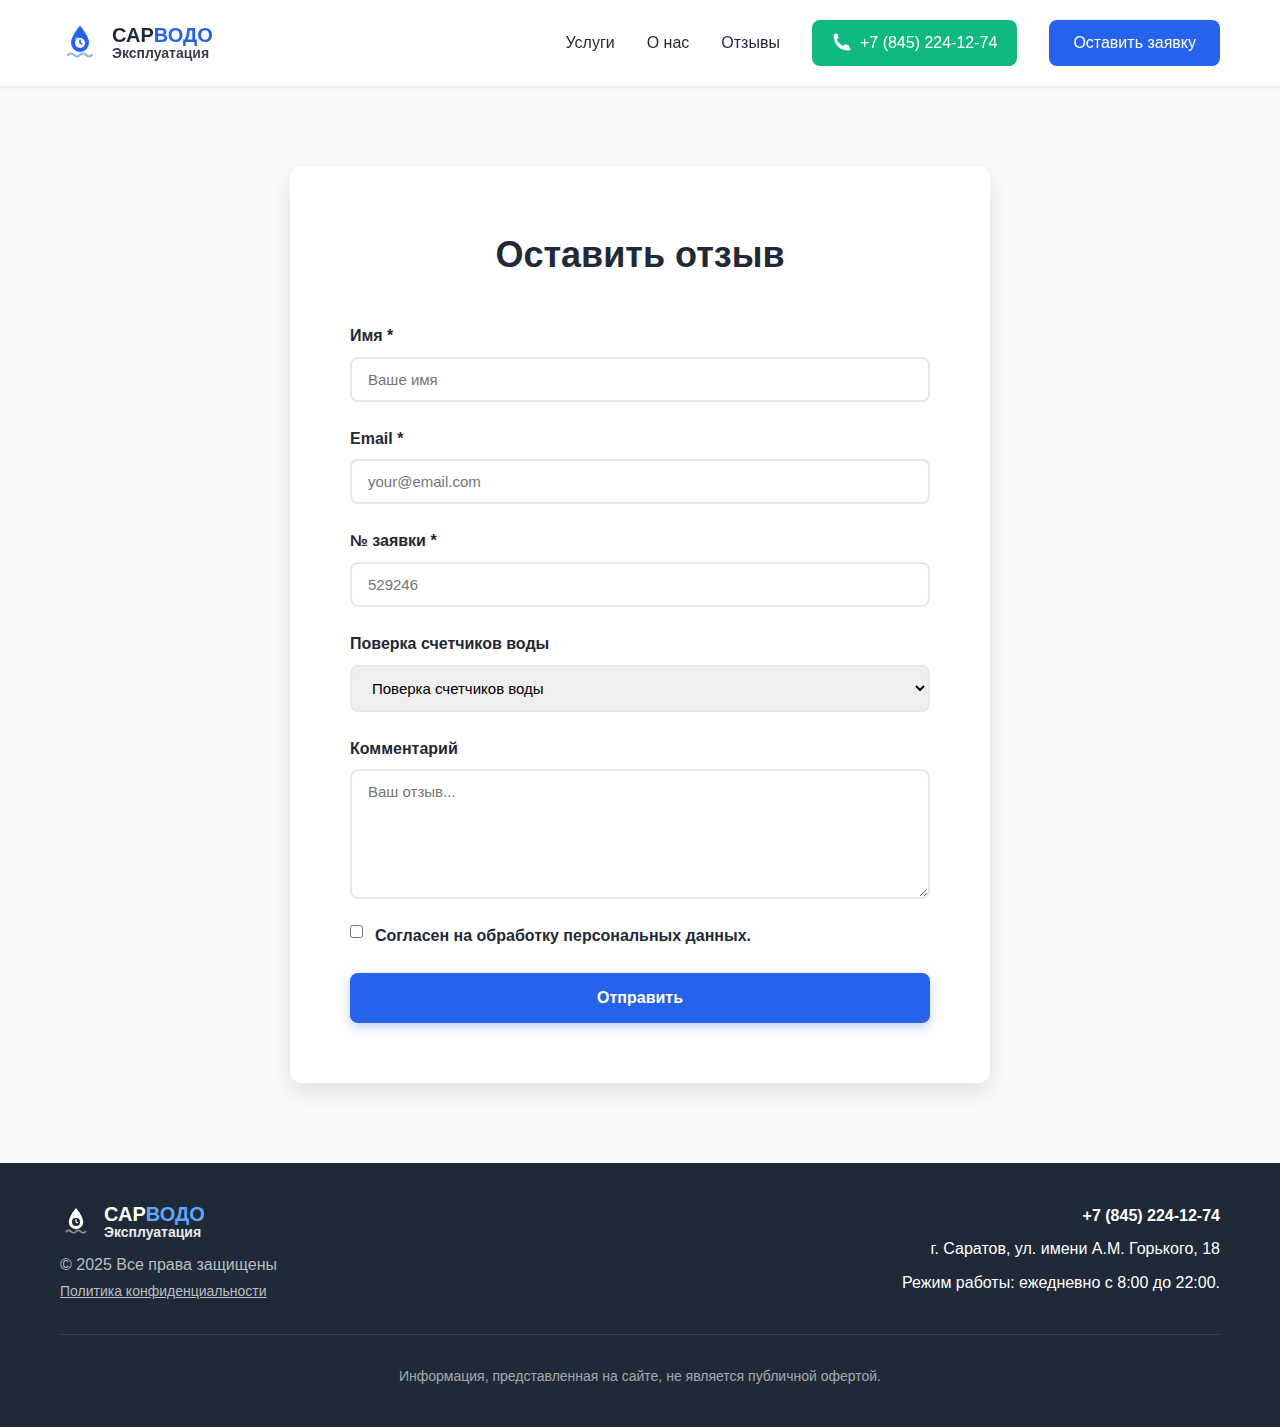
<file: review.html>
<!DOCTYPE html>
<html lang="ru">
<head>
    <meta charset="UTF-8">
    <meta name="viewport" content="width=device-width, initial-scale=1.0">
    <title>Оставить отзыв | СарВодоЭксплуатация</title>
    <meta name="description" content="Оставьте отзыв о нашей работе">
    <meta name="robots" content="index,follow"/>
    <link itemprop="url" rel="canonical" href="https://poverka64.ru/review.html">
    
    <!-- Open Graph -->
    <meta property="og:type" content="website">
    <meta property="og:url" content="https://poverka64.ru/review.html">
    <meta property="og:title" content="Оставить отзыв | СарВодоЭксплуатация">
    <meta property="og:description" content="Оставьте отзыв о нашей работе">
    <meta property="og:site_name" content="СарВодоЭксплуатация">
    
    <link rel="icon" type="image/svg+xml" href="favicon.svg">
    <link rel="apple-touch-icon" href="favicon.svg">
    <link rel="stylesheet" href="style.css">
    
    <!-- Yandex.Metrika counter -->
    <script type="text/javascript">
        (function(m,e,t,r,i,k,a){
            m[i]=m[i]||function(){(m[i].a=m[i].a||[]).push(arguments)};
            m[i].l=1*new Date();
            for (var j = 0; j < document.scripts.length; j++) {if (document.scripts[j].src === r) { return; }}
            k=e.createElement(t),a=e.getElementsByTagName(t)[0],k.async=1,k.src=r,a.parentNode.insertBefore(k,a)
        })(window, document,'script','https://mc.yandex.ru/metrika/tag.js?id=105915105', 'ym');
        ym(105915105, 'init', {ssr:true, webvisor:true, clickmap:true, ecommerce:"dataLayer", accurateTrackBounce:true, trackLinks:true});
    </script>
    <noscript><div><img src="https://mc.yandex.ru/watch/105915105" style="position:absolute; left:-9999px;" alt="" /></div></noscript>
    <!-- /Yandex.Metrika counter -->
</head>
<body>
    <!-- Header -->
    <header class="header">
        <div class="container">
            <div class="header-content">
                <div class="logo">
                    <svg width="40" height="40" viewBox="0 0 40 40" fill="none" xmlns="http://www.w3.org/2000/svg">
                        <path d="M20 4C20 4 12 14 12 20C12 24.4183 15.5817 28 20 28C24.4183 28 28 24.4183 28 20C28 14 20 4 20 4Z" fill="#2563eb" stroke="#2563eb" stroke-width="2" stroke-linejoin="round"/>
                        <circle cx="20" cy="20" r="5" fill="white"/>
                        <path d="M20 17V20L22 21" stroke="#2563eb" stroke-width="1.5" stroke-linecap="round"/>
                        <circle cx="17" cy="16" r="2" fill="white" opacity="0.4"/>
                        <circle cx="23" cy="22" r="1.5" fill="white" opacity="0.3"/>
                        <path d="M8 32C10 30 12 30 14 32C16 34 18 34 20 32C22 30 24 30 26 32C28 34 30 34 32 32" stroke="#2563eb" stroke-width="2" stroke-linecap="round" stroke-linejoin="round" opacity="0.5"/>
                    </svg>
                    <span class="logo-text">
                        <span class="logo-top">САР<span class="logo-blue">ВОДО</span></span>
                        <span class="logo-bottom">Эксплуатация</span>
                    </span>
                </div>
                <nav class="nav">
                    <a href="index.html#services">Услуги</a>
                    <a href="index.html#about">О нас</a>
                    <a href="index.html#reviews">Отзывы</a>
                    <a href="tel:+78452241274" class="btn-call">
                        <svg width="20" height="20" viewBox="0 0 24 24" fill="none">
                            <path d="M22 16.92V19.92C22 20.49 21.54 20.96 20.97 20.99C20.44 21.02 19.94 21.03 19.5 21.03C9.5 21.03 2 13.53 2 3.53C2 3.09 2.01 2.59 2.04 2.06C2.07 1.49 2.54 1.03 3.11 1.03H6.11C6.59 1.03 6.99 1.39 7.03 1.87C7.07 2.33 7.11 2.72 7.17 3.09C7.3 3.88 7.48 4.64 7.73 5.37C7.86 5.76 7.74 6.19 7.43 6.49L5.78 8.14C7.38 11.37 10.01 14 13.24 15.6L14.89 13.95C15.19 13.64 15.62 13.52 16.01 13.65C16.74 13.9 17.5 14.08 18.29 14.21C18.66 14.27 19.05 14.31 19.51 14.35C19.99 14.39 20.35 14.79 20.35 15.27V18.27C20.35 18.55 20.27 18.82 20.13 19.04C20 19.26 19.81 19.44 19.59 19.54C19.37 19.64 19.13 19.68 18.89 19.65C18.64 19.62 18.41 19.53 18.21 19.38L22 16.92Z" fill="white"/>
                        </svg>
                        <span>+7 (845) 224-12-74</span>
                    </a>
                    <a href="index.html#form" class="btn-primary">Оставить заявку</a>
                </nav>
            </div>
        </div>
    </header>

    <!-- Review Form Section -->
    <section class="review-form-section">
        <div class="container">
            <div class="review-form-wrapper">
                <h1 class="review-form-title">Оставить отзыв</h1>
                <form id="reviewForm" class="review-form">
                    <div class="review-form-group">
                        <label for="review-name">Имя *</label>
                        <input type="text" id="review-name" name="name" required placeholder="Ваше имя">
                    </div>
                    <div class="review-form-group">
                        <label for="review-email">Email *</label>
                        <input type="email" id="review-email" name="email" required placeholder="your@email.com">
                    </div>
                    <div class="review-form-group">
                        <label for="review-order">№ заявки *</label>
                        <input type="text" id="review-order" name="order" required placeholder="529246">
                    </div>
                    <div class="review-form-group">
                        <label for="review-service">Поверка счетчиков воды</label>
                        <select id="review-service" name="service">
                            <option value="verification">Поверка счетчиков воды</option>
                            <option value="replacement">Замена счетчиков воды</option>
                        </select>
                    </div>
                    <div class="review-form-group">
                        <label for="review-comment">Комментарий</label>
                        <textarea id="review-comment" name="comment" rows="6" placeholder="Ваш отзыв..."></textarea>
                    </div>
                    <div class="review-form-group checkbox-group">
                        <label class="checkbox-label">
                            <input type="checkbox" id="review-privacy" name="privacy" required>
                            <span>Согласен на обработку персональных данных.</span>
                        </label>
                    </div>
                    <button type="submit" class="btn-review-submit">Отправить</button>
                </form>
                <div id="reviewSuccessMessage" class="review-success-message">
                    <svg width="60" height="60" viewBox="0 0 24 24" fill="none">
                        <circle cx="12" cy="12" r="10" stroke="#10b981" stroke-width="2"/>
                        <path d="M8 12L11 15L16 9" stroke="#10b981" stroke-width="2" stroke-linecap="round"/>
                    </svg>
                    <h3>Спасибо за отзыв!</h3>
                    <p>Ваш отзыв будет опубликован после модерации</p>
                </div>
            </div>
        </div>
    </section>

    <!-- Footer -->
    <footer class="footer">
        <div class="container">
            <div class="footer-content">
                <div class="footer-left">
                    <div class="logo">
                        <svg width="32" height="32" viewBox="0 0 40 40" fill="none" xmlns="http://www.w3.org/2000/svg">
                            <path d="M20 4C20 4 12 14 12 20C12 24.4183 15.5817 28 20 28C24.4183 28 28 24.4183 28 20C28 14 20 4 20 4Z" fill="#fff" stroke="#fff" stroke-width="2" stroke-linejoin="round"/>
                            <circle cx="20" cy="20" r="5" fill="#1f2937"/>
                            <path d="M20 17V20L22 21" stroke="#fff" stroke-width="1.5" stroke-linecap="round"/>
                            <circle cx="17" cy="16" r="2" fill="#1f2937" opacity="0.2"/>
                            <circle cx="23" cy="22" r="1.5" fill="#1f2937" opacity="0.15"/>
                            <path d="M8 32C10 30 12 30 14 32C16 34 18 34 20 32C22 30 24 30 26 32C28 34 30 34 32 32" stroke="#fff" stroke-width="2" stroke-linecap="round" stroke-linejoin="round" opacity="0.5"/>
                        </svg>
                        <span class="logo-text">
                            <span class="logo-top">САР<span class="logo-blue">ВОДО</span></span>
                            <span class="logo-bottom">Эксплуатация</span>
                        </span>
                    </div>
                    <p>&copy; 2025 Все права защищены</p>
                    <p><a href="privacy-policy.html" style="color: rgba(255, 255, 255, 0.7); text-decoration: underline; font-size: 14px;">Политика конфиденциальности</a></p>
                </div>
                <div class="footer-right">
                    <p><a href="tel:+78452241274">+7 (845) 224-12-74</a></p>
                    <p>г. Саратов, ул. имени А.М. Горького, 18</p>
                    <p>Режим работы: ежедневно с 8:00 до 22:00.</p>
                </div>
            </div>
            <div class="footer-disclaimer">
                <p>Информация, представленная на сайте, не является публичной офертой.</p>
            </div>
        </div>
    </footer>

    <script src="script.js"></script>
    <script>
        // Review form submission
        const reviewForm = document.getElementById('reviewForm');
        const reviewSuccessMessage = document.getElementById('reviewSuccessMessage');

        if (reviewForm) {
            reviewForm.addEventListener('submit', (e) => {
                e.preventDefault();
                
                const formData = {
                    name: document.getElementById('review-name').value.trim(),
                    email: document.getElementById('review-email').value.trim(),
                    order: document.getElementById('review-order').value.trim(),
                    service: document.getElementById('review-service').value,
                    comment: document.getElementById('review-comment').value.trim(),
                    privacy: document.getElementById('review-privacy').checked
                };
                
                // Validate form
                if (!formData.name || !formData.email || !formData.order) {
                    alert('Пожалуйста, заполните все обязательные поля');
                    return;
                }
                
                if (!formData.privacy) {
                    alert('Необходимо согласие на обработку персональных данных');
                    return;
                }
                
                // Log form data (in production, you would send this to a server)
                console.log('Отзыв отправлен:', formData);
                
                // Hide form and show success message
                reviewForm.style.display = 'none';
                reviewSuccessMessage.classList.add('active');
            });
        }
    </script>
</body>
</html>
</file>
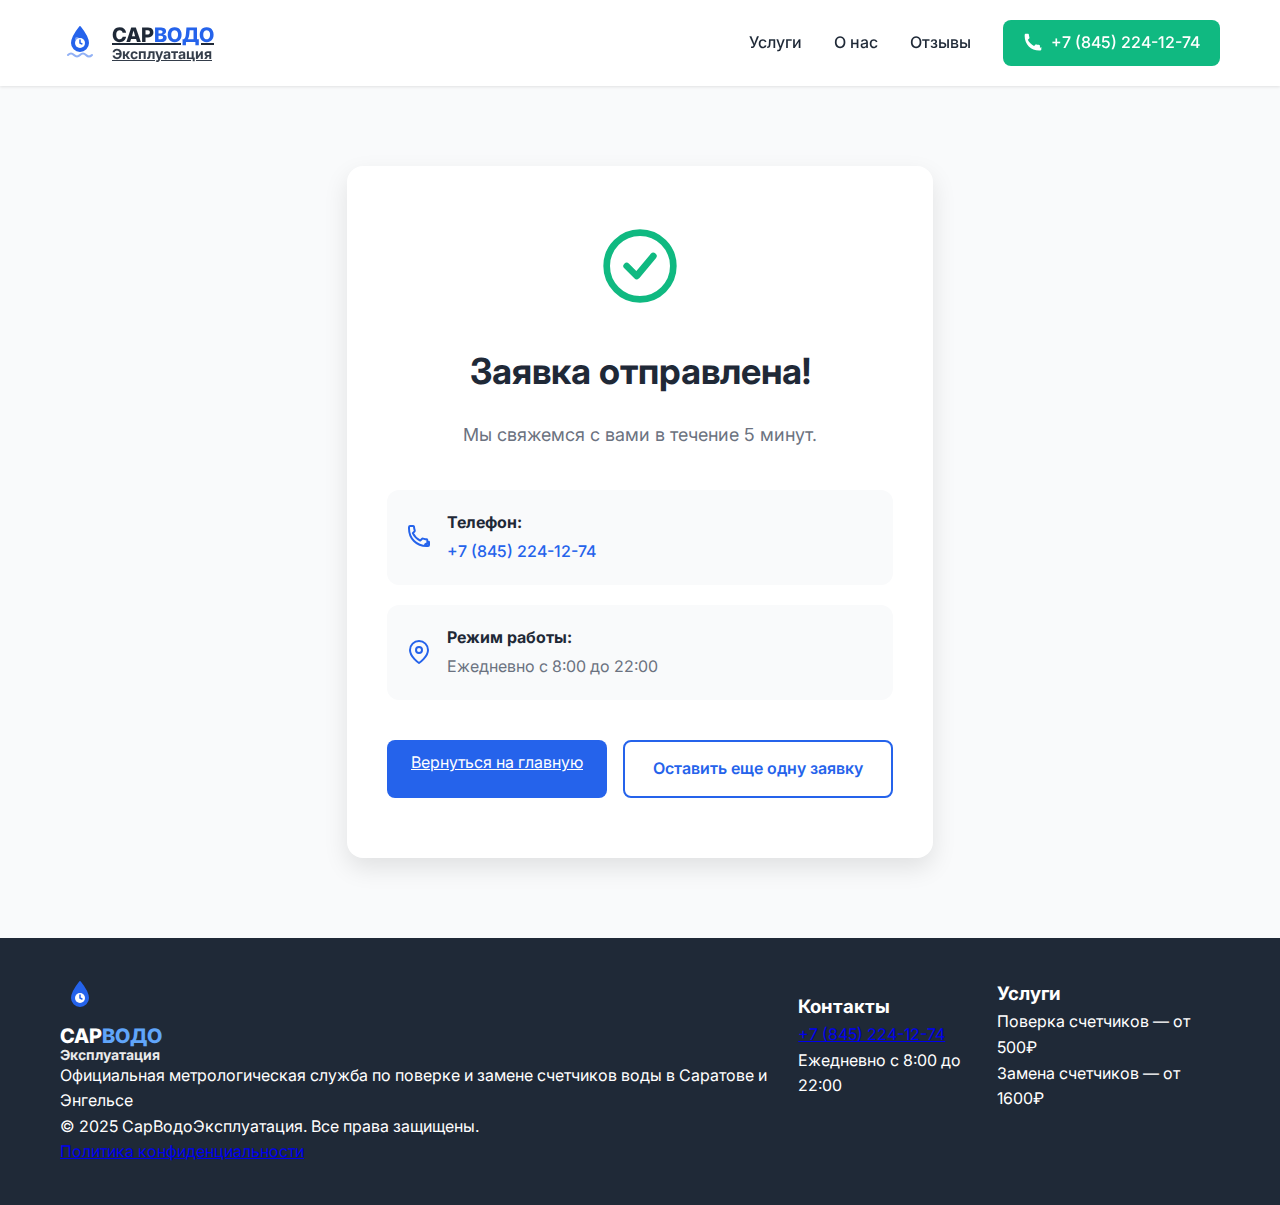
<file: thanks.html>
<!DOCTYPE html>
<html lang="ru">
<head>
    <title>Спасибо за заявку! — Поверка счетчиков воды</title>
    <meta charset="UTF-8">
    <meta name="viewport" content="width=device-width, initial-scale=1">
    <meta name="description" content="Спасибо за вашу заявку! Мы свяжемся с вами в ближайшее время.">
    <meta name="robots" content="noindex, follow"/>
    <meta name="theme-color" content="#2563eb">
    <link rel="icon" type="image/svg+xml" href="favicon.svg">
    <link rel="preconnect" href="https://fonts.googleapis.com">
    <link rel="preconnect" href="https://fonts.gstatic.com" crossorigin>
    <link href="https://fonts.googleapis.com/css2?family=Inter:wght@400;500;600;700;800&display=swap" rel="stylesheet">
    <link rel="stylesheet" href="style.css">
</head>
<body>
    <!-- Header -->
    <header class="header">
        <div class="container">
            <div class="header-content">
                <a href="/" class="logo">
                    <svg width="40" height="40" viewBox="0 0 40 40" fill="none" xmlns="http://www.w3.org/2000/svg">
                        <path d="M20 4C20 4 12 14 12 20C12 24.4183 15.5817 28 20 28C24.4183 28 28 24.4183 28 20C28 14 20 4 20 4Z" fill="#2563eb" stroke="#2563eb" stroke-width="2" stroke-linejoin="round"/>
                        <circle cx="20" cy="20" r="5" fill="white"/>
                        <path d="M20 17V20L22 21" stroke="#2563eb" stroke-width="1.5" stroke-linecap="round"/>
                        <circle cx="17" cy="16" r="2" fill="white" opacity="0.4"/>
                        <circle cx="23" cy="22" r="1.5" fill="white" opacity="0.3"/>
                        <path d="M8 32C10 30 12 30 14 32C16 34 18 34 20 32C22 30 24 30 26 32C28 34 30 34 32 32" stroke="#2563eb" stroke-width="2" stroke-linecap="round" stroke-linejoin="round" opacity="0.5"/>
                    </svg>
                    <span class="logo-text">
                        <span class="logo-top">САР<span class="logo-blue">ВОДО</span></span>
                        <span class="logo-bottom">Эксплуатация</span>
                    </span>
                </a>
                <nav class="nav">
                    <a href="/#services">Услуги</a>
                    <a href="/#about">О нас</a>
                    <a href="/#reviews">Отзывы</a>
                    <a href="tel:+78452241274" class="btn-call">
                        <svg width="20" height="20" viewBox="0 0 24 24" fill="none">
                            <path d="M22 16.92V19.92C22 20.49 21.54 20.96 20.97 20.99C20.44 21.02 19.94 21.03 19.5 21.03C9.5 21.03 2 13.53 2 3.53C2 3.09 2.01 2.59 2.04 2.06C2.07 1.49 2.54 1.03 3.11 1.03H6.11C6.59 1.03 6.99 1.39 7.03 1.87C7.07 2.33 7.11 2.72 7.17 3.09C7.3 3.88 7.48 4.64 7.73 5.37C7.86 5.76 7.74 6.19 7.43 6.49L5.78 8.14C7.38 11.37 10.01 14 13.24 15.6L14.89 13.95C15.19 13.64 15.62 13.52 16.01 13.65C16.74 13.9 17.5 14.08 18.29 14.21C18.66 14.27 19.05 14.31 19.51 14.35C19.99 14.39 20.35 14.79 20.35 15.27V18.27C20.35 18.55 20.27 18.82 20.13 19.04C20 19.26 19.81 19.44 19.59 19.54C19.37 19.64 19.13 19.68 18.89 19.65C18.64 19.62 18.41 19.53 18.21 19.38L22 16.92Z" fill="white"/>
                        </svg>
                        <span>+7 (845) 224-12-74</span>
                    </a>
                </nav>
            </div>
        </div>
    </header>

    <!-- Thanks Section -->
    <section class="thanks-section">
        <div class="container">
            <div class="thanks-content">
                <div class="thanks-icon">
                    <svg width="80" height="80" viewBox="0 0 24 24" fill="none">
                        <circle cx="12" cy="12" r="10" stroke="#10b981" stroke-width="2"/>
                        <path d="M8 12L11 15L16 9" stroke="#10b981" stroke-width="2" stroke-linecap="round" stroke-linejoin="round"/>
                    </svg>
                </div>
                <h1>Заявка отправлена!</h1>
                <p class="thanks-message">Мы свяжемся с вами в течение 5 минут.</p>
                <div class="thanks-info">
                    <div class="thanks-info-item">
                        <svg width="24" height="24" viewBox="0 0 24 24" fill="none">
                            <path d="M22 16.92V19.92C22 20.49 21.54 20.96 20.97 20.99C20.44 21.02 19.94 21.03 19.5 21.03C9.5 21.03 2 13.53 2 3.53C2 3.09 2.01 2.59 2.04 2.06C2.07 1.49 2.54 1.03 3.11 1.03H6.11C6.59 1.03 6.99 1.39 7.03 1.87C7.07 2.33 7.11 2.72 7.17 3.09C7.3 3.88 7.48 4.64 7.73 5.37C7.86 5.76 7.74 6.19 7.43 6.49L5.78 8.14C7.38 11.37 10.01 14 13.24 15.6L14.89 13.95C15.19 13.64 15.62 13.52 16.01 13.65C16.74 13.9 17.5 14.08 18.29 14.21C18.66 14.27 19.05 14.31 19.51 14.35C19.99 14.39 20.35 14.79 20.35 15.27V18.27C20.35 18.55 20.27 18.82 20.13 19.04C20 19.26 19.81 19.44 19.59 19.54C19.37 19.64 19.13 19.68 18.89 19.65C18.64 19.62 18.41 19.53 18.21 19.38L22 16.92Z" stroke="#2563eb" stroke-width="2" stroke-linecap="round" stroke-linejoin="round"/>
                        </svg>
                        <div>
                            <strong>Телефон:</strong>
                            <a href="tel:+78452241274">+7 (845) 224-12-74</a>
                        </div>
                    </div>
                    <div class="thanks-info-item">
                        <svg width="24" height="24" viewBox="0 0 24 24" fill="none">
                            <path d="M21 10C21 17 12 23 12 23C12 23 3 17 3 10C3 7.61305 3.94821 5.32387 5.63604 3.63604C7.32387 1.94821 9.61305 1 12 1C14.3869 1 16.6761 1.94821 18.364 3.63604C20.0518 5.32387 21 7.61305 21 10Z" stroke="#2563eb" stroke-width="2" stroke-linecap="round" stroke-linejoin="round"/>
                            <circle cx="12" cy="10" r="3" stroke="#2563eb" stroke-width="2" stroke-linecap="round" stroke-linejoin="round"/>
                        </svg>
                        <div>
                            <strong>Режим работы:</strong>
                            <span>Ежедневно с 8:00 до 22:00</span>
                        </div>
                    </div>
                </div>
                <div class="thanks-actions">
                    <a href="/" class="btn-primary">Вернуться на главную</a>
                    <a href="/#form" class="btn-secondary">Оставить еще одну заявку</a>
                </div>
            </div>
        </div>
    </section>

    <!-- Footer -->
    <footer class="footer">
        <div class="container">
            <div class="footer-content">
                <div class="footer-section">
                    <div class="footer-logo">
                        <svg width="40" height="40" viewBox="0 0 40 40" fill="none" xmlns="http://www.w3.org/2000/svg">
                            <path d="M20 4C20 4 12 14 12 20C12 24.4183 15.5817 28 20 28C24.4183 28 28 24.4183 28 20C28 14 20 4 20 4Z" fill="#2563eb" stroke="#2563eb" stroke-width="2" stroke-linejoin="round"/>
                            <circle cx="20" cy="20" r="5" fill="white"/>
                            <path d="M20 17V20L22 21" stroke="#2563eb" stroke-width="1.5" stroke-linecap="round"/>
                        </svg>
                        <span class="logo-text">
                            <span class="logo-top">САР<span class="logo-blue">ВОДО</span></span>
                            <span class="logo-bottom">Эксплуатация</span>
                        </span>
                    </div>
                    <p>Официальная метрологическая служба по поверке и замене счетчиков воды в Саратове и Энгельсе</p>
                </div>
                <div class="footer-section">
                    <h3>Контакты</h3>
                    <p><a href="tel:+78452241274">+7 (845) 224-12-74</a></p>
                    <p>Ежедневно с 8:00 до 22:00</p>
                </div>
                <div class="footer-section">
                    <h3>Услуги</h3>
                    <p>Поверка счетчиков — от 500₽</p>
                    <p>Замена счетчиков — от 1600₽</p>
                </div>
            </div>
            <div class="footer-bottom">
                <p>&copy; 2025 СарВодоЭксплуатация. Все права защищены.</p>
                <p><a href="privacy-policy.html">Политика конфиденциальности</a></p>
            </div>
        </div>
    </footer>

    <style>
        .thanks-section {
            min-height: calc(100vh - 200px);
            display: flex;
            align-items: center;
            justify-content: center;
            padding: 80px 0;
            background: var(--bg-light);
        }

        .thanks-content {
            text-align: center;
            max-width: 600px;
            margin: 0 auto;
            background: var(--bg-white);
            padding: 60px 40px;
            border-radius: 16px;
            box-shadow: var(--shadow-lg);
        }

        .thanks-icon {
            margin-bottom: 30px;
            animation: scaleIn 0.5s ease;
        }

        @keyframes scaleIn {
            from {
                transform: scale(0);
                opacity: 0;
            }
            to {
                transform: scale(1);
                opacity: 1;
            }
        }

        .thanks-content h1 {
            font-size: 36px;
            font-weight: 700;
            color: var(--text-dark);
            margin-bottom: 20px;
        }

        .thanks-message {
            font-size: 18px;
            color: var(--text-light);
            margin-bottom: 40px;
            line-height: 1.6;
        }

        .thanks-info {
            display: flex;
            flex-direction: column;
            gap: 20px;
            margin-bottom: 40px;
            text-align: left;
        }

        .thanks-info-item {
            display: flex;
            align-items: center;
            gap: 16px;
            padding: 20px;
            background: var(--bg-light);
            border-radius: 12px;
        }

        .thanks-info-item svg {
            flex-shrink: 0;
        }

        .thanks-info-item strong {
            display: block;
            color: var(--text-dark);
            margin-bottom: 4px;
        }

        .thanks-info-item a {
            color: var(--primary-color);
            text-decoration: none;
            font-weight: 500;
        }

        .thanks-info-item a:hover {
            text-decoration: underline;
        }

        .thanks-info-item span {
            color: var(--text-light);
        }

        .thanks-actions {
            display: flex;
            gap: 16px;
            justify-content: center;
            flex-wrap: wrap;
        }

        .btn-secondary {
            display: inline-flex;
            align-items: center;
            padding: 14px 28px;
            background: var(--bg-white);
            color: var(--primary-color);
            border: 2px solid var(--primary-color);
            border-radius: 8px;
            text-decoration: none;
            font-weight: 600;
            transition: all 0.3s;
        }

        .btn-secondary:hover {
            background: var(--primary-color);
            color: white;
        }

        @media (max-width: 640px) {
            .thanks-content {
                padding: 40px 20px;
            }

            .thanks-content h1 {
                font-size: 28px;
            }

            .thanks-message {
                font-size: 16px;
            }

            .thanks-actions {
                flex-direction: column;
            }

            .thanks-actions a {
                width: 100%;
                justify-content: center;
            }
        }
    </style>
</body>
</html>
</file>
<file: style.css>
* {
    margin: 0;
    padding: 0;
    box-sizing: border-box;
}

:root {
    --primary-color: #2563eb;
    --primary-dark: #1e40af;
    --primary-light: #3b82f6;
    --secondary-color: #10b981;
    --text-dark: #1f2937;
    --text-light: #6b7280;
    --bg-light: #f9fafb;
    --bg-white: #ffffff;
    --border-color: #e5e7eb;
    --shadow: 0 1px 3px rgba(0, 0, 0, 0.1);
    --shadow-lg: 0 10px 25px rgba(0, 0, 0, 0.1);
}

body {
    font-family: 'Inter', -apple-system, BlinkMacSystemFont, 'Segoe UI', Roboto, 'Helvetica Neue', Arial, sans-serif;
    color: var(--text-dark);
    line-height: 1.6;
    overflow-x: hidden;
}

.container {
    max-width: 1200px;
    margin: 0 auto;
    padding: 0 20px;
}

/* Header */
.header {
    background: var(--bg-white);
    box-shadow: var(--shadow);
    position: sticky;
    top: 0;
    z-index: 100;
}

.header-content {
    display: flex;
    justify-content: space-between;
    align-items: center;
    padding: 20px 0;
}

.logo {
    display: flex;
    align-items: center;
    gap: 12px;
    font-size: 20px;
    font-weight: 700;
    color: var(--text-dark);
}

.logo-text {
    display: flex;
    flex-direction: column;
    line-height: 1.1;
}

.logo-top {
    font-size: 20px;
    font-weight: 800;
}

.logo-blue {
    color: var(--primary-color);
    font-weight: 800;
}

.logo-bottom {
    font-size: 14px;
    font-weight: 700;
    opacity: 0.9;
}

.nav {
    display: flex;
    align-items: center;
    gap: 32px;
}

.nav a {
    text-decoration: none;
    color: var(--text-dark);
    font-weight: 500;
    transition: color 0.3s;
}

.nav a:hover {
    color: var(--primary-color);
}

.btn-call {
    display: flex;
    align-items: center;
    gap: 8px;
    background: var(--secondary-color);
    color: white !important;
    padding: 10px 20px;
    border-radius: 8px;
    font-weight: 600;
    text-decoration: none;
    transition: background 0.3s, transform 0.2s;
}

.btn-call:hover {
    background: #059669;
    transform: translateY(-2px);
}

.btn-call svg {
    flex-shrink: 0;
}

.btn-primary {
    background: var(--primary-color);
    color: white !important;
    padding: 10px 24px;
    border-radius: 8px;
    transition: background 0.3s, transform 0.2s;
}

.btn-primary:hover {
    background: var(--primary-dark);
    transform: translateY(-2px);
}

.mobile-menu-btn {
    display: none;
    flex-direction: column;
    gap: 5px;
    background: none;
    border: none;
    cursor: pointer;
    padding: 5px;
}

.mobile-menu-btn span {
    width: 25px;
    height: 3px;
    background: var(--text-dark);
    border-radius: 3px;
    transition: all 0.3s;
}

.mobile-menu {
    display: none;
    position: fixed;
    top: 80px;
    left: 0;
    right: 0;
    background: var(--bg-white);
    box-shadow: var(--shadow-lg);
    padding: 20px;
    z-index: 99;
}

.mobile-menu.active {
    display: flex;
    flex-direction: column;
    gap: 16px;
}

.mobile-menu-link {
    text-decoration: none;
    color: var(--text-dark);
    padding: 12px;
    border-radius: 8px;
    font-weight: 500;
    transition: background 0.3s;
}

.mobile-menu-link:hover {
    background: var(--bg-light);
}

.mobile-header-actions {
    display: none;
    align-items: center;
    gap: 12px;
}

.mobile-order-btn {
    display: none;
    text-decoration: none;
    background: var(--primary-color);
    color: white;
    padding: 10px 20px;
    border-radius: 8px;
    font-weight: 600;
    font-size: 14px;
    transition: background 0.3s, transform 0.2s;
    box-shadow: 0 2px 8px rgba(37, 99, 235, 0.3);
    white-space: nowrap;
    border: none;
    cursor: pointer;
    font-family: inherit;
}

.mobile-order-btn:hover {
    background: var(--primary-dark);
    transform: translateY(-1px);
    box-shadow: 0 4px 12px rgba(37, 99, 235, 0.4);
}

.mobile-order-btn:active {
    transform: translateY(0);
}

/* Hero Section */
.hero {
    background: var(--bg-light);
    padding: 80px 0;
}

.hero-content {
    display: grid;
    grid-template-columns: 1fr 1fr;
    gap: 60px;
    align-items: center;
}

.hero h1 {
    font-size: 56px;
    line-height: 1.2;
    margin-bottom: 20px;
    color: var(--text-dark);
    font-weight: 800;
}

.price-highlight {
    color: var(--primary-color);
    font-weight: 600;
    white-space: nowrap;
}

.hero-subtitle {
    font-size: 16px;
    color: var(--text-dark);
    margin-bottom: 32px;
    line-height: 1.7;
    font-weight: 400;
}

.hero-features {
    display: flex;
    flex-direction: column;
    gap: 16px;
    margin-bottom: 32px;
}

.feature-item {
    display: flex;
    align-items: center;
    gap: 12px;
    font-size: 18px;
    font-weight: 500;
}

.hero-price {
    background: var(--bg-white);
    padding: 24px;
    border-radius: 12px;
    margin-bottom: 32px;
    border: 2px solid var(--border-color);
    display: flex;
    align-items: center;
    justify-content: space-around;
    gap: 20px;
}

.price-item {
    display: flex;
    flex-direction: column;
    align-items: center;
    gap: 8px;
    flex: 1;
}

.price-label {
    font-size: 16px;
    color: var(--text-light);
    font-weight: 500;
}

.price-value {
    font-size: 36px;
    font-weight: 700;
    color: var(--primary-color);
}

.price-divider {
    width: 2px;
    height: 60px;
    background: var(--border-color);
}

.price-note {
    font-size: 14px;
    color: var(--text-light);
}

.btn-large {
    display: inline-block;
    background: var(--primary-color);
    color: white;
    padding: 20px 56px;
    border-radius: 12px;
    font-size: 22px;
    font-weight: 700;
    text-decoration: none;
    transition: background 0.3s, transform 0.2s;
    box-shadow: var(--shadow);
}

.btn-large:hover {
    background: var(--primary-dark);
    transform: translateY(-2px);
    box-shadow: var(--shadow-lg);
}

.hero-image {
    display: flex;
    justify-content: center;
    align-items: center;
}

.hero-img {
    width: 100%;
    max-width: 500px;
    height: auto;
    filter: drop-shadow(0 10px 25px rgba(0, 0, 0, 0.15));
    animation: float 3s ease-in-out infinite;
}

@keyframes float {
    0%, 100% {
        transform: translateY(0);
    }
    50% {
        transform: translateY(-10px);
    }
}

.image-placeholder {
    background: var(--bg-white);
    padding: 40px;
    border-radius: 20px;
    box-shadow: var(--shadow-lg);
}

/* Services Section */
.services {
    padding: 80px 0;
    background: var(--bg-white);
}

.section-title {
    font-size: 40px;
    text-align: center;
    margin-bottom: 60px;
    color: var(--text-dark);
}

.services-grid {
    display: grid;
    grid-template-columns: repeat(3, 1fr);
    gap: 32px;
}

.service-card {
    background: var(--bg-light);
    padding: 40px;
    border-radius: 16px;
    transition: transform 0.3s, box-shadow 0.3s;
    border: 2px solid transparent;
    position: relative;
}

.service-card.highlight {
    background: var(--bg-white);
    border: 2px solid var(--primary-color);
    box-shadow: var(--shadow);
}

.service-card:hover {
    transform: translateY(-8px);
    box-shadow: var(--shadow-lg);
    border-color: var(--primary-color);
}

.service-icon {
    margin-bottom: 24px;
}

.service-card h3 {
    font-size: 24px;
    margin-bottom: 16px;
    color: var(--text-dark);
}

.service-card p {
    color: var(--text-light);
    line-height: 1.6;
    margin-bottom: 16px;
}

.service-price {
    font-size: 32px;
    font-weight: 700;
    color: var(--primary-color);
    margin-top: 16px;
    padding-top: 16px;
    border-top: 2px solid var(--border-color);
}

/* Accreditation Section */
.accreditation {
    padding: 80px 0;
    background: var(--bg-white);
}

.accreditation-content {
    display: grid;
    grid-template-columns: 1fr 1fr;
    gap: 60px;
    align-items: center;
}

.accreditation-text h3 {
    font-size: 28px;
    margin-bottom: 24px;
    color: var(--text-dark);
}

.accreditation-info {
    background: var(--bg-light);
    padding: 24px;
    border-radius: 12px;
    margin-bottom: 32px;
    border-left: 4px solid var(--primary-color);
}

.info-item {
    display: flex;
    flex-direction: column;
    gap: 4px;
    margin-bottom: 16px;
}

.info-item:last-child {
    margin-bottom: 0;
}

.info-item strong {
    font-size: 15px;
    color: var(--text-dark);
    font-weight: 600;
}

.info-item span {
    font-size: 16px;
    color: var(--text-light);
}

.accreditation-list {
    list-style: none;
    display: flex;
    flex-direction: column;
    gap: 20px;
}

.accreditation-list li {
    display: flex;
    align-items: flex-start;
    gap: 12px;
    font-size: 18px;
}

.accreditation-list li svg {
    flex-shrink: 0;
    margin-top: 2px;
}

.accreditation-list span {
    color: var(--text-dark);
    font-weight: 500;
}

.certificate-img {
    width: 100%;
    max-width: 500px;
    height: auto;
    border-radius: 16px;
    box-shadow: var(--shadow-lg);
    transition: transform 0.3s, box-shadow 0.3s;
    cursor: pointer;
    border: 3px solid var(--bg-white);
}

.certificate-img:hover {
    transform: scale(1.02);
    box-shadow: 0 15px 35px rgba(0, 0, 0, 0.2);
}

.certificate-caption {
    text-align: center;
    margin-top: 16px;
    font-size: 16px;
    font-weight: 600;
    color: var(--text-dark);
}

.click-hint {
    display: block;
    font-size: 13px;
    font-weight: 400;
    color: var(--primary-color);
    margin-top: 4px;
}

.certificate-placeholder {
    background: var(--bg-light);
    padding: 40px;
    border-radius: 16px;
    text-align: center;
    border: 2px dashed var(--border-color);
    transition: border-color 0.3s;
}

.certificate-placeholder:hover {
    border-color: var(--primary-color);
}

.certificate-placeholder svg {
    margin-bottom: 20px;
}

.certificate-placeholder p {
    font-size: 18px;
    font-weight: 600;
    color: var(--text-dark);
    margin-bottom: 12px;
}

.certificate-note {
    display: block;
    font-size: 14px;
    color: var(--text-light);
    line-height: 1.5;
}

/* About Section */
.about {
    padding: 80px 0;
    background: var(--bg-light);
}

.about-content {
    display: grid;
    grid-template-columns: 1fr 1fr;
    gap: 60px;
    align-items: center;
}

.about-list {
    list-style: none;
    display: flex;
    flex-direction: column;
    gap: 24px;
}

.about-list li {
    display: flex;
    flex-direction: column;
    gap: 8px;
    padding-left: 32px;
    position: relative;
}

.about-list li::before {
    content: '';
    position: absolute;
    left: 0;
    top: 8px;
    width: 20px;
    height: 20px;
    background: var(--secondary-color);
    border-radius: 50%;
}

.about-list strong {
    font-size: 20px;
    color: var(--text-dark);
}

.about-list span {
    color: var(--text-light);
}

.stats-card {
    background: var(--bg-white);
    padding: 40px;
    border-radius: 16px;
    box-shadow: var(--shadow-lg);
    display: flex;
    flex-direction: column;
    gap: 32px;
}

.stat-item {
    text-align: center;
    padding: 20px;
    border: 2px solid var(--border-color);
    border-radius: 12px;
}

.stat-number {
    font-size: 48px;
    font-weight: 700;
    color: var(--primary-color);
    margin-bottom: 8px;
}

.stat-label {
    font-size: 16px;
    color: var(--text-light);
}

/* Reviews Section */
.reviews {
    padding: 80px 0;
    background: var(--bg-light);
}

.reviews-header {
    display: flex;
    justify-content: space-between;
    align-items: center;
    margin-bottom: 60px;
    flex-wrap: wrap;
    gap: 24px;
}

.reviews-rating {
    display: flex;
    align-items: center;
    gap: 16px;
    background: var(--bg-white);
    padding: 20px 32px;
    border-radius: 12px;
    box-shadow: var(--shadow);
}

.rating-number {
    font-size: 48px;
    font-weight: 700;
    color: var(--primary-color);
    line-height: 1;
}

.rating-stars {
    display: flex;
    gap: 4px;
}

.rating-label {
    font-size: 14px;
    color: var(--text-light);
    font-weight: 500;
}

.reviews-grid {
    display: grid;
    grid-template-columns: repeat(2, 1fr);
    gap: 24px;
    margin-bottom: 40px;
}

.reviews-actions {
    display: flex;
    justify-content: center;
    gap: 16px;
    flex-wrap: wrap;
}

.btn-review {
    display: inline-flex;
    align-items: center;
    justify-content: center;
    padding: 14px 32px;
    background: var(--primary-color);
    color: white;
    text-decoration: none;
    border-radius: 8px;
    font-weight: 600;
    font-size: 16px;
    transition: background 0.3s, transform 0.2s;
    box-shadow: 0 4px 12px rgba(37, 99, 235, 0.3);
}

.btn-review:hover {
    background: var(--primary-dark);
    transform: translateY(-2px);
    box-shadow: 0 6px 16px rgba(37, 99, 235, 0.4);
}

.btn-review:active {
    transform: translateY(0);
}

.btn-review-secondary {
    display: inline-flex;
    align-items: center;
    justify-content: center;
    padding: 14px 32px;
    background: transparent;
    color: var(--primary-color);
    text-decoration: none;
    border-radius: 8px;
    font-weight: 600;
    font-size: 16px;
    border: 2px solid var(--primary-color);
    transition: background 0.3s, color 0.3s, transform 0.2s;
}

.btn-review-secondary:hover {
    background: var(--primary-color);
    color: white;
    transform: translateY(-2px);
}

.btn-review-secondary:active {
    transform: translateY(0);
}

.review-card {
    background: var(--bg-white);
    padding: 28px;
    border-radius: 16px;
    box-shadow: var(--shadow);
    transition: transform 0.3s, box-shadow 0.3s;
    border: 2px solid transparent;
}

.review-card:hover {
    transform: translateY(-4px);
    box-shadow: var(--shadow-lg);
    border-color: var(--primary-color);
}

.review-header {
    display: flex;
    align-items: center;
    gap: 16px;
    margin-bottom: 16px;
}

.review-avatar {
    width: 48px;
    height: 48px;
    border-radius: 50%;
    background: var(--primary-color);
    color: white;
    display: flex;
    align-items: center;
    justify-content: center;
    font-size: 20px;
    font-weight: 700;
    flex-shrink: 0;
}

.review-info {
    flex: 1;
}

.review-name {
    font-size: 18px;
    font-weight: 600;
    color: var(--text-dark);
    margin-bottom: 4px;
}

.review-number {
    font-size: 13px;
    color: var(--text-light);
}

.review-stars {
    display: flex;
    gap: 2px;
    flex-shrink: 0;
}

.review-text {
    color: var(--text-dark);
    line-height: 1.7;
    font-size: 15px;
}

/* FAQ Section */
.faq {
    padding: 80px 0;
    background: var(--bg-white);
}

.faq-container {
    max-width: 900px;
    margin: 0 auto;
}

.faq-item {
    background: var(--bg-light);
    border-radius: 12px;
    margin-bottom: 16px;
    overflow: hidden;
    border: 2px solid var(--border-color);
    transition: border-color 0.3s;
}

.faq-item.active {
    border-color: var(--primary-color);
}

.faq-question {
    width: 100%;
    padding: 24px;
    background: none;
    border: none;
    display: flex;
    justify-content: space-between;
    align-items: center;
    gap: 20px;
    cursor: pointer;
    text-align: left;
    font-size: 18px;
    font-weight: 600;
    color: var(--text-dark);
    transition: background 0.3s;
}

.faq-question:hover {
    background: rgba(37, 99, 235, 0.05);
}

.faq-question span {
    flex: 1;
}

.faq-icon {
    flex-shrink: 0;
    transition: transform 0.3s;
    color: var(--primary-color);
}

.faq-item.active .faq-icon {
    transform: rotate(180deg);
}

.faq-answer {
    max-height: 0;
    overflow: hidden;
    transition: max-height 0.4s ease, padding 0.4s ease;
    padding: 0 24px;
}

.faq-item.active .faq-answer {
    max-height: 2000px;
    padding: 0 24px 24px 24px;
}

.faq-answer p {
    color: var(--text-dark);
    line-height: 1.8;
    margin-bottom: 16px;
}

.faq-answer p:last-child {
    margin-bottom: 0;
}

.faq-answer ul,
.faq-answer ol {
    margin: 16px 0;
    padding-left: 24px;
    color: var(--text-dark);
}

.faq-answer li {
    margin-bottom: 12px;
    line-height: 1.6;
}

.faq-answer strong {
    color: var(--primary-color);
    font-weight: 600;
}

/* Contact Form Section */
.contact-form {
    padding: 80px 0;
    background: linear-gradient(135deg, #f0f9ff 0%, #e0f2fe 100%);
    position: relative;
    overflow: hidden;
}

.contact-form::before {
    content: '';
    position: absolute;
    top: -50%;
    right: -10%;
    width: 500px;
    height: 500px;
    background: radial-gradient(circle, rgba(37, 99, 235, 0.1) 0%, transparent 70%);
    border-radius: 50%;
}

.contact-form::after {
    content: '';
    position: absolute;
    bottom: -30%;
    left: -10%;
    width: 400px;
    height: 400px;
    background: radial-gradient(circle, rgba(16, 185, 129, 0.1) 0%, transparent 70%);
    border-radius: 50%;
}

.form-wrapper {
    max-width: 1100px;
    margin: 0 auto;
    position: relative;
    z-index: 1;
}

.form-content {
    display: grid;
    grid-template-columns: 1fr 1.2fr;
    gap: 60px;
    align-items: start;
}

.form-left {
    padding: 40px 0;
}

.form-title {
    font-size: 40px;
    margin-bottom: 20px;
    color: var(--text-dark);
}

.form-description {
    color: var(--text-dark);
    font-size: 18px;
    line-height: 1.6;
    margin-bottom: 16px;
}

.form-phone-text {
    color: var(--text-light);
    font-size: 16px;
    line-height: 1.6;
    margin-bottom: 40px;
}

.form-phone-text a {
    color: var(--primary-color);
    text-decoration: none;
    font-weight: 600;
    white-space: nowrap;
}

.form-phone-text a:hover {
    text-decoration: underline;
}

.form-benefits {
    display: flex;
    flex-direction: column;
    gap: 20px;
}

.benefit-item {
    display: flex;
    align-items: center;
    gap: 12px;
    font-size: 17px;
    font-weight: 500;
    color: var(--text-dark);
}

.benefit-item svg {
    flex-shrink: 0;
}

.form-right {
    position: relative;
}

.form {
    background: var(--bg-white);
    padding: 40px;
    border-radius: 20px;
    box-shadow: 0 20px 60px rgba(0, 0, 0, 0.1);
    border: 1px solid rgba(255, 255, 255, 0.8);
}

.form-row {
    display: grid;
    grid-template-columns: 1fr 1fr;
    gap: 20px;
    margin-bottom: 20px;
}

.form-group {
    display: flex;
    flex-direction: column;
    gap: 8px;
    margin-bottom: 20px;
}

.form-group label {
    font-weight: 600;
    color: var(--text-dark);
    display: flex;
    align-items: center;
    gap: 8px;
    margin-bottom: 10px;
}

.form-group label svg {
    color: var(--primary-color);
    flex-shrink: 0;
}

.form-group input,
.form-group select,
.form-group textarea {
    padding: 14px 18px;
    border: 2px solid var(--border-color);
    border-radius: 12px;
    font-size: 16px;
    font-family: inherit;
    background: var(--bg-light);
    transition: all 0.3s;
    width: 100%;
}

.form-group input:focus,
.form-group select:focus,
.form-group textarea:focus {
    outline: none;
    border-color: var(--primary-color);
    background: var(--bg-white);
    box-shadow: 0 0 0 4px rgba(37, 99, 235, 0.1);
}

.form-group textarea {
    resize: vertical;
}

.btn-submit {
    width: 100%;
    padding: 18px;
    background: linear-gradient(135deg, var(--primary-color) 0%, var(--primary-dark) 100%);
    color: white;
    border: none;
    border-radius: 12px;
    font-size: 18px;
    font-weight: 600;
    cursor: pointer;
    transition: all 0.3s;
    box-shadow: 0 4px 15px rgba(37, 99, 235, 0.3);
    display: flex;
    align-items: center;
    justify-content: center;
    gap: 10px;
}

.btn-submit:hover {
    transform: translateY(-2px);
    box-shadow: 0 6px 20px rgba(37, 99, 235, 0.4);
}

.btn-submit:active {
    transform: translateY(0);
}

.form-privacy {
    text-align: center;
    font-size: 14px;
    color: var(--text-light);
    margin-top: 16px;
}

.form-privacy a {
    color: var(--primary-color);
    text-decoration: underline;
    transition: color 0.3s;
}

.form-privacy a:hover {
    color: var(--primary-dark);
}

.success-message {
    display: none;
    text-align: center;
    padding: 60px 40px;
    background: var(--bg-white);
    border-radius: 20px;
    box-shadow: 0 20px 60px rgba(0, 0, 0, 0.1);
    border: 2px solid var(--secondary-color);
    position: absolute;
    top: 0;
    left: 0;
    right: 0;
    bottom: 0;
    align-items: center;
    justify-content: center;
    flex-direction: column;
}

.success-message.active {
    display: flex;
}

.success-message svg {
    margin-bottom: 24px;
    animation: successPop 0.5s ease;
}

@keyframes successPop {
    0% {
        transform: scale(0);
    }
    50% {
        transform: scale(1.1);
    }
    100% {
        transform: scale(1);
    }
}

.success-message h3 {
    font-size: 28px;
    margin-bottom: 12px;
    color: var(--text-dark);
}

.success-message p {
    font-size: 18px;
    color: var(--text-light);
}

/* Contact Info Section */
.contact-info {
    padding: 80px 0;
    background: var(--bg-light);
}

.contact-grid {
    display: grid;
    grid-template-columns: repeat(3, 1fr);
    gap: 32px;
}

.contact-card {
    background: var(--bg-white);
    padding: 40px;
    border-radius: 16px;
    text-align: center;
    box-shadow: var(--shadow);
    transition: transform 0.3s, box-shadow 0.3s;
}

.contact-card:hover {
    transform: translateY(-8px);
    box-shadow: var(--shadow-lg);
}

.contact-icon {
    margin-bottom: 24px;
    display: flex;
    justify-content: center;
}

.contact-card h3 {
    font-size: 24px;
    margin-bottom: 16px;
    color: var(--text-dark);
}

.contact-card p {
    color: var(--text-light);
    line-height: 1.8;
}

.contact-card a {
    color: var(--primary-color);
    text-decoration: none;
    font-weight: 600;
}

.contact-card a:hover {
    text-decoration: underline;
}

/* Modal */
.modal {
    display: none;
    position: fixed;
    z-index: 1000;
    padding: 40px 20px;
    left: 0;
    top: 0;
    width: 100%;
    height: 100%;
    overflow: auto;
    background: rgba(0, 0, 0, 0.9);
}

.modal.active {
    display: flex;
    justify-content: center;
    align-items: center;
    flex-direction: column;
}

.modal-content {
    max-width: 90%;
    max-height: 80vh;
    width: auto;
    height: auto;
    border-radius: 8px;
    box-shadow: 0 20px 60px rgba(0, 0, 0, 0.5);
}

.modal-close {
    position: absolute;
    top: 20px;
    right: 40px;
    color: white;
    font-size: 48px;
    font-weight: 300;
    cursor: pointer;
    transition: color 0.3s;
    line-height: 1;
}

.modal-close:hover {
    color: var(--primary-light);
}

.modal-caption {
    color: white;
    text-align: center;
    padding: 20px;
    font-size: 18px;
    font-weight: 500;
}

/* Complaint Section */
.complaint {
    padding: 80px 0;
    background: var(--bg-light);
}

.complaint-wrapper {
    max-width: 800px;
    margin: 0 auto;
}

.complaint-header {
    text-align: center;
    margin-bottom: 40px;
}

.complaint-description {
    font-size: 18px;
    color: var(--text-dark);
    line-height: 1.7;
    margin-top: 16px;
}

.complaint-form {
    background: var(--bg-white);
    padding: 40px;
    border-radius: 20px;
    box-shadow: var(--shadow-lg);
    border: 2px solid var(--border-color);
}

.btn-complaint {
    width: 100%;
    padding: 18px;
    background: linear-gradient(135deg, #dc2626 0%, #b91c1c 100%);
    color: white;
    border: none;
    border-radius: 12px;
    font-size: 18px;
    font-weight: 600;
    cursor: pointer;
    transition: all 0.3s;
    box-shadow: 0 4px 15px rgba(220, 38, 38, 0.3);
    display: flex;
    align-items: center;
    justify-content: center;
    gap: 10px;
}

.btn-complaint:hover {
    transform: translateY(-2px);
    box-shadow: 0 6px 20px rgba(220, 38, 38, 0.4);
}

.btn-complaint:active {
    transform: translateY(0);
}

.complaint-form .success-message {
    position: relative;
    margin-top: 20px;
}

/* Footer */
.footer {
    background: var(--text-dark);
    color: white;
    padding: 40px 0;
}

.footer-content {
    display: flex;
    justify-content: space-between;
    align-items: center;
}

.footer .logo {
    color: white;
    margin-bottom: 12px;
}

.footer .logo-text {
    color: white;
}

.footer .logo-blue {
    color: #60a5fa;
}

.footer-left p {
    color: rgba(255, 255, 255, 0.7);
}

.footer-right {
    text-align: right;
}

.footer-right p {
    margin-bottom: 8px;
}

.footer-right a {
    color: white;
    text-decoration: none;
    font-weight: 600;
}

.footer-right a:hover {
    text-decoration: underline;
}

.footer-disclaimer {
    margin-top: 30px;
    padding-top: 30px;
    border-top: 1px solid rgba(255, 255, 255, 0.1);
    text-align: center;
}

.footer-disclaimer p {
    color: rgba(255, 255, 255, 0.6);
    font-size: 14px;
    margin: 0;
}

/* Floating Call Button */
.floating-call-btn {
    display: none;
    position: fixed;
    bottom: 24px;
    right: 24px;
    width: 64px;
    height: 64px;
    background: var(--secondary-color);
    border-radius: 50%;
    align-items: center;
    justify-content: center;
    box-shadow: 0 4px 20px rgba(16, 185, 129, 0.4);
    z-index: 999;
    transition: transform 0.3s, box-shadow 0.3s;
    animation: pulse 2s infinite;
}

.floating-call-btn:hover {
    transform: scale(1.1);
    box-shadow: 0 6px 25px rgba(16, 185, 129, 0.6);
}

@keyframes pulse {
    0%, 100% {
        box-shadow: 0 4px 20px rgba(16, 185, 129, 0.4);
    }
    50% {
        box-shadow: 0 4px 30px rgba(16, 185, 129, 0.7);
    }
}

/* Delivery Popup */
.delivery-popup {
    display: none;
    position: fixed;
    top: 0;
    left: 0;
    width: 100%;
    height: 100%;
    background: rgba(0, 0, 0, 0.6);
    z-index: 2000;
    align-items: center;
    justify-content: center;
    padding: 20px;
    opacity: 0;
    transition: opacity 0.3s ease;
}

.delivery-popup.active {
    display: flex;
    opacity: 1;
}

.delivery-popup-content {
    background: var(--bg-white);
    border-radius: 16px;
    padding: 40px;
    max-width: 500px;
    width: 100%;
    position: relative;
    box-shadow: 0 20px 60px rgba(0, 0, 0, 0.3);
    transform: scale(0.9);
    transition: transform 0.3s ease;
    animation: popupSlideIn 0.3s ease forwards;
}

.delivery-popup.active .delivery-popup-content {
    transform: scale(1);
}

@keyframes popupSlideIn {
    from {
        transform: scale(0.9) translateY(-20px);
        opacity: 0;
    }
    to {
        transform: scale(1) translateY(0);
        opacity: 1;
    }
}

.delivery-popup-close {
    position: absolute;
    top: 16px;
    right: 16px;
    background: none;
    border: none;
    cursor: pointer;
    padding: 8px;
    display: flex;
    align-items: center;
    justify-content: center;
    color: var(--text-light);
    transition: color 0.3s, transform 0.3s;
    border-radius: 50%;
}

.delivery-popup-close:hover {
    color: var(--text-dark);
    background: var(--bg-light);
    transform: rotate(90deg);
}

.delivery-popup-icon {
    display: none;
}

.delivery-popup-title {
    display: none;
}

.delivery-popup-title-mobile {
    display: block;
    font-size: 32px;
    font-weight: 700;
    color: var(--text-dark);
    text-align: center;
    margin-bottom: 12px;
    white-space: nowrap;
}

.delivery-popup-text {
    display: none;
}

.delivery-popup-text-mobile {
    display: block;
    font-size: 16px;
    color: var(--text-light);
    text-align: center;
    line-height: 1.6;
    margin-bottom: 24px;
}

.delivery-popup-text-mobile a {
    color: var(--primary-color);
    text-decoration: none;
    font-weight: 600;
}

.delivery-popup-text-mobile a:hover {
    text-decoration: underline;
}

.phone-number {
    white-space: nowrap;
    display: inline-block;
}

.delivery-popup-features {
    display: none;
}

.delivery-feature {
    display: flex;
    align-items: center;
    gap: 12px;
    font-size: 15px;
    color: var(--text-dark);
}

.delivery-feature svg {
    flex-shrink: 0;
}

.delivery-popup-form {
    margin-top: 8px;
}

.delivery-form-group {
    margin-bottom: 20px;
}

.delivery-form-group label {
    display: flex;
    align-items: center;
    gap: 8px;
    font-size: 14px;
    font-weight: 600;
    color: var(--text-dark);
    margin-bottom: 8px;
}

.delivery-form-group label svg {
    color: var(--primary-color);
    flex-shrink: 0;
}

.delivery-form-group input {
    width: 100%;
    padding: 12px 16px;
    border: 2px solid var(--border-color);
    border-radius: 8px;
    font-size: 15px;
    transition: border-color 0.3s;
    font-family: inherit;
}

.delivery-form-group input:focus {
    outline: none;
    border-color: var(--primary-color);
}

.delivery-form-group input::placeholder {
    color: var(--text-light);
}

.delivery-popup-btn {
    display: flex;
    align-items: center;
    justify-content: center;
    gap: 8px;
    width: 100%;
    padding: 16px 32px;
    background: var(--primary-color);
    color: white;
    text-align: center;
    text-decoration: none;
    border: none;
    border-radius: 8px;
    font-weight: 600;
    font-size: 16px;
    cursor: pointer;
    transition: background 0.3s, transform 0.2s;
    box-shadow: 0 4px 12px rgba(37, 99, 235, 0.3);
    font-family: inherit;
}

.delivery-popup-btn:hover {
    background: var(--primary-dark);
    transform: translateY(-2px);
    box-shadow: 0 6px 16px rgba(37, 99, 235, 0.4);
}

.delivery-popup-btn:active {
    transform: translateY(0);
}

.delivery-form-privacy {
    font-size: 12px;
    color: var(--text-light);
    text-align: center;
    margin-top: 12px;
    line-height: 1.5;
}

.delivery-form-privacy a {
    color: var(--primary-color);
    text-decoration: underline;
    transition: color 0.3s;
}

.delivery-form-privacy a:hover {
    color: var(--primary-dark);
}

.delivery-popup-success {
    display: none;
    text-align: center;
    padding: 20px 0;
}

.delivery-popup-success.active {
    display: block;
}

.delivery-popup-success svg {
    margin-bottom: 20px;
}

.delivery-popup-success h3 {
    font-size: 24px;
    font-weight: 700;
    color: var(--text-dark);
    margin-bottom: 12px;
}

.delivery-popup-success p {
    font-size: 16px;
    color: var(--text-light);
}

/* Privacy Policy Page */
.privacy-policy {
    padding: 80px 0;
    background: var(--bg-light);
    min-height: calc(100vh - 200px);
}

.privacy-content {
    max-width: 900px;
    margin: 0 auto;
    background: var(--bg-white);
    padding: 60px;
    border-radius: 12px;
    box-shadow: var(--shadow-lg);
}

.privacy-content h1 {
    font-size: 36px;
    font-weight: 700;
    color: var(--text-dark);
    margin-bottom: 40px;
    text-align: center;
}

.privacy-section {
    margin-bottom: 40px;
}

.privacy-section h2 {
    font-size: 24px;
    font-weight: 700;
    color: var(--primary-color);
    margin-bottom: 20px;
    margin-top: 30px;
}

.privacy-section p {
    font-size: 16px;
    line-height: 1.8;
    color: var(--text-dark);
    margin-bottom: 16px;
}

.privacy-section p strong {
    color: var(--text-dark);
    font-weight: 600;
}

.privacy-back {
    margin-top: 50px;
    text-align: center;
    padding-top: 40px;
    border-top: 2px solid var(--border-color);
}

.privacy-back .btn-primary {
    display: inline-flex;
}

/* Review Form Section */
.review-form-section {
    padding: 80px 0;
    background: var(--bg-light);
    min-height: calc(100vh - 200px);
}

.review-form-wrapper {
    max-width: 700px;
    margin: 0 auto;
    background: var(--bg-white);
    padding: 60px;
    border-radius: 12px;
    box-shadow: var(--shadow-lg);
}

.review-form-title {
    font-size: 36px;
    font-weight: 700;
    color: var(--text-dark);
    margin-bottom: 40px;
    text-align: center;
}

.review-form {
    display: flex;
    flex-direction: column;
    gap: 24px;
}

.review-form-group {
    display: flex;
    flex-direction: column;
    gap: 8px;
}

.review-form-group label {
    font-size: 16px;
    font-weight: 600;
    color: var(--text-dark);
}

.review-form-group input,
.review-form-group select,
.review-form-group textarea {
    width: 100%;
    padding: 12px 16px;
    border: 2px solid var(--border-color);
    border-radius: 8px;
    font-size: 15px;
    font-family: inherit;
    transition: border-color 0.3s;
}

.review-form-group input:focus,
.review-form-group select:focus,
.review-form-group textarea:focus {
    outline: none;
    border-color: var(--primary-color);
}

.review-form-group textarea {
    resize: vertical;
    min-height: 120px;
}

.checkbox-group {
    flex-direction: row;
    align-items: flex-start;
    gap: 12px;
}

.checkbox-label {
    display: flex;
    align-items: flex-start;
    gap: 12px;
    cursor: pointer;
    font-weight: 400;
    font-size: 14px;
    color: var(--text-light);
}

.checkbox-label input[type="checkbox"] {
    width: auto;
    margin-top: 2px;
    cursor: pointer;
}

.btn-review-submit {
    padding: 16px 32px;
    background: var(--primary-color);
    color: white;
    border: none;
    border-radius: 8px;
    font-weight: 600;
    font-size: 16px;
    cursor: pointer;
    transition: background 0.3s, transform 0.2s;
    box-shadow: 0 4px 12px rgba(37, 99, 235, 0.3);
    font-family: inherit;
}

.btn-review-submit:hover {
    background: var(--primary-dark);
    transform: translateY(-2px);
    box-shadow: 0 6px 16px rgba(37, 99, 235, 0.4);
}

.btn-review-submit:active {
    transform: translateY(0);
}

.review-success-message {
    display: none;
    text-align: center;
    padding: 40px 20px;
}

.review-success-message.active {
    display: block;
}

.review-success-message svg {
    margin-bottom: 20px;
}

.review-success-message h3 {
    font-size: 24px;
    font-weight: 700;
    color: var(--text-dark);
    margin-bottom: 12px;
}

.review-success-message p {
    font-size: 16px;
    color: var(--text-light);
}

/* All Reviews Page */
.all-reviews-section {
    padding: 80px 0;
    background: var(--bg-light);
    min-height: calc(100vh - 200px);
}

.all-reviews-title {
    font-size: 42px;
    font-weight: 700;
    color: var(--text-dark);
    margin-bottom: 40px;
    text-align: center;
}

.all-reviews-stats {
    display: grid;
    grid-template-columns: 300px 1fr;
    gap: 60px;
    margin-bottom: 60px;
    background: var(--bg-white);
    padding: 40px;
    border-radius: 16px;
    box-shadow: var(--shadow);
}

.all-reviews-rating {
    text-align: center;
}

.all-reviews-rating-number {
    font-size: 48px;
    font-weight: 700;
    color: var(--text-dark);
    margin-bottom: 12px;
}

.all-reviews-rating-stars {
    display: flex;
    justify-content: center;
    gap: 4px;
    margin-bottom: 12px;
}

.all-reviews-rating-label {
    font-size: 16px;
    color: var(--text-light);
    margin-bottom: 8px;
}

.all-reviews-rating-count {
    font-size: 14px;
    color: var(--text-light);
}

.all-reviews-distribution {
    display: flex;
    flex-direction: column;
    gap: 16px;
}

.rating-dist-item {
    display: flex;
    align-items: center;
    gap: 16px;
}

.rating-dist-stars {
    font-size: 16px;
    font-weight: 600;
    color: var(--text-dark);
    min-width: 20px;
}

.rating-dist-bar {
    flex: 1;
    height: 8px;
    background: var(--bg-light);
    border-radius: 4px;
    overflow: hidden;
}

.rating-dist-bar-fill {
    height: 100%;
    background: var(--primary-color);
    border-radius: 4px;
    transition: width 0.3s;
}

.rating-dist-count {
    font-size: 14px;
    color: var(--text-light);
    min-width: 100px;
    text-align: right;
}

.all-reviews-grid {
    display: grid;
    grid-template-columns: 1fr;
    gap: 24px;
    margin-bottom: 40px;
}

.hidden-review {
    display: none;
}

.all-reviews-actions {
    display: flex;
    justify-content: center;
    gap: 16px;
    flex-wrap: wrap;
}

.btn-show-more {
    padding: 14px 32px;
    background: transparent;
    color: var(--primary-color);
    border: 2px solid var(--primary-color);
    border-radius: 8px;
    font-weight: 600;
    font-size: 16px;
    cursor: pointer;
    transition: background 0.3s, color 0.3s, transform 0.2s;
    font-family: inherit;
}

.btn-show-more:hover {
    background: var(--primary-color);
    color: white;
    transform: translateY(-2px);
}

.btn-show-more:active {
    transform: translateY(0);
}

/* Responsive Design */
@media (max-width: 968px) {
    .nav {
        display: none;
    }

    .mobile-menu-btn {
        display: flex;
    }

    .mobile-header-actions {
        display: flex;
    }

    .mobile-order-btn {
        display: block;
    }

    .nav .btn-call {
        display: none;
    }

    .floating-call-btn {
        display: flex;
    }

    .hero h1 {
        font-size: 42px;
        font-weight: 800;
    }

    .hero-content {
        grid-template-columns: 1fr;
    }

    .hero-image {
        order: -1;
    }

    .services-grid {
        grid-template-columns: 1fr;
    }

    .accreditation-content {
        grid-template-columns: 1fr;
    }

    .about-content {
        grid-template-columns: 1fr;
    }

    .contact-grid {
        grid-template-columns: 1fr;
    }

    .form-row {
        grid-template-columns: 1fr;
    }

    .footer-content {
        flex-direction: column;
        gap: 24px;
        text-align: center;
    }

    .footer-right {
        text-align: center;
    }
}

@media (max-width: 640px) {
    .hero {
        padding: 40px 0;
    }

    .hero h1 {
        font-size: 32px;
        font-weight: 800;
    }

    .hero-subtitle {
        font-size: 14px;
    }

    .hero-price {
        flex-direction: column;
        gap: 16px;
    }

    .price-divider {
        width: 100%;
        height: 2px;
    }

    .price-value {
        font-size: 32px;
    }

    .section-title {
        font-size: 32px;
    }

    .services,
    .about,
    .reviews,
    .faq,
    .contact-form,
    .complaint {
        padding: 40px 0;
    }

    .complaint-form {
        padding: 28px 20px;
    }

    .complaint-description {
        font-size: 16px;
    }

    .reviews-header {
        flex-direction: column;
        align-items: flex-start;
    }

    .reviews-grid {
        grid-template-columns: 1fr;
    }

    .review-card {
        padding: 20px;
    }

    .reviews-actions {
        flex-direction: column;
        gap: 12px;
    }

    .btn-review,
    .btn-review-secondary {
        width: 100%;
        padding: 12px 24px;
        font-size: 15px;
    }

    .rating-number {
        font-size: 36px;
    }

    .faq-question {
        font-size: 16px;
        padding: 20px;
    }

    .faq-answer {
        font-size: 15px;
    }

    .faq-item.active .faq-answer {
        padding: 0 20px 20px 20px;
    }

    .form-content {
        grid-template-columns: 1fr;
        gap: 40px;
    }

    .form-left {
        padding: 0;
    }

    .form-title {
        font-size: 32px;
    }

    .form-description {
        font-size: 16px;
    }

    .form-phone-text {
        font-size: 15px;
    }

    .form {
        padding: 28px 20px;
    }

    .benefit-item {
        font-size: 15px;
    }

    .service-card,
    .contact-card {
        padding: 24px;
    }

    .hero-img {
        max-width: 300px;
    }

    .certificate-img {
        max-width: 100%;
    }

    .image-placeholder svg {
        width: 150px;
        height: 150px;
    }

    .delivery-popup-content {
        padding: 32px 20px;
        margin: 10px;
        max-height: 90vh;
        overflow-y: auto;
    }

    .delivery-popup-title {
        display: none;
    }

    .delivery-popup-title-mobile {
        display: block;
        font-size: 32px;
        font-weight: 700;
        color: var(--text-dark);
        text-align: center;
        margin-bottom: 12px;
        white-space: nowrap;
    }

    .delivery-popup-text {
        display: none;
    }

    .delivery-popup-text-mobile {
        display: block;
        font-size: 16px;
        color: var(--text-light);
        text-align: center;
        line-height: 1.6;
        margin-bottom: 24px;
    }

    .delivery-popup-icon {
        display: none;
    }

    .delivery-popup-features {
        display: none;
    }

    .delivery-feature {
        font-size: 14px;
    }

    .delivery-form-group {
        margin-bottom: 16px;
    }

    .delivery-form-group label {
        font-size: 13px;
    }

    .delivery-form-group input {
        padding: 10px 14px;
        font-size: 14px;
    }

    .delivery-popup-btn {
        padding: 14px 24px;
        font-size: 15px;
    }

    .delivery-popup-success h3 {
        font-size: 20px;
    }

    .delivery-popup-success p {
        font-size: 14px;
    }

    .privacy-content {
        padding: 40px 24px;
    }

    .privacy-content h1 {
        font-size: 28px;
    }

    .privacy-section h2 {
        font-size: 20px;
    }

    .privacy-section p {
        font-size: 15px;
    }

    .review-form-wrapper {
        padding: 40px 24px;
    }

    .review-form-title {
        font-size: 28px;
    }

    .review-form-group {
        gap: 8px;
    }

    .review-form-group input,
    .review-form-group select,
    .review-form-group textarea {
        padding: 10px 14px;
        font-size: 14px;
    }

    .btn-review-submit {
        padding: 14px 24px;
        font-size: 15px;
    }

    .all-reviews-title {
        font-size: 32px;
    }

    .all-reviews-stats {
        grid-template-columns: 1fr;
        gap: 40px;
        padding: 30px 20px;
    }

    .all-reviews-rating-number {
        font-size: 36px;
    }

    .all-reviews-actions {
        flex-direction: column;
    }

    .btn-show-more,
    .btn-review {
        width: 100%;
    }
}
</file>
